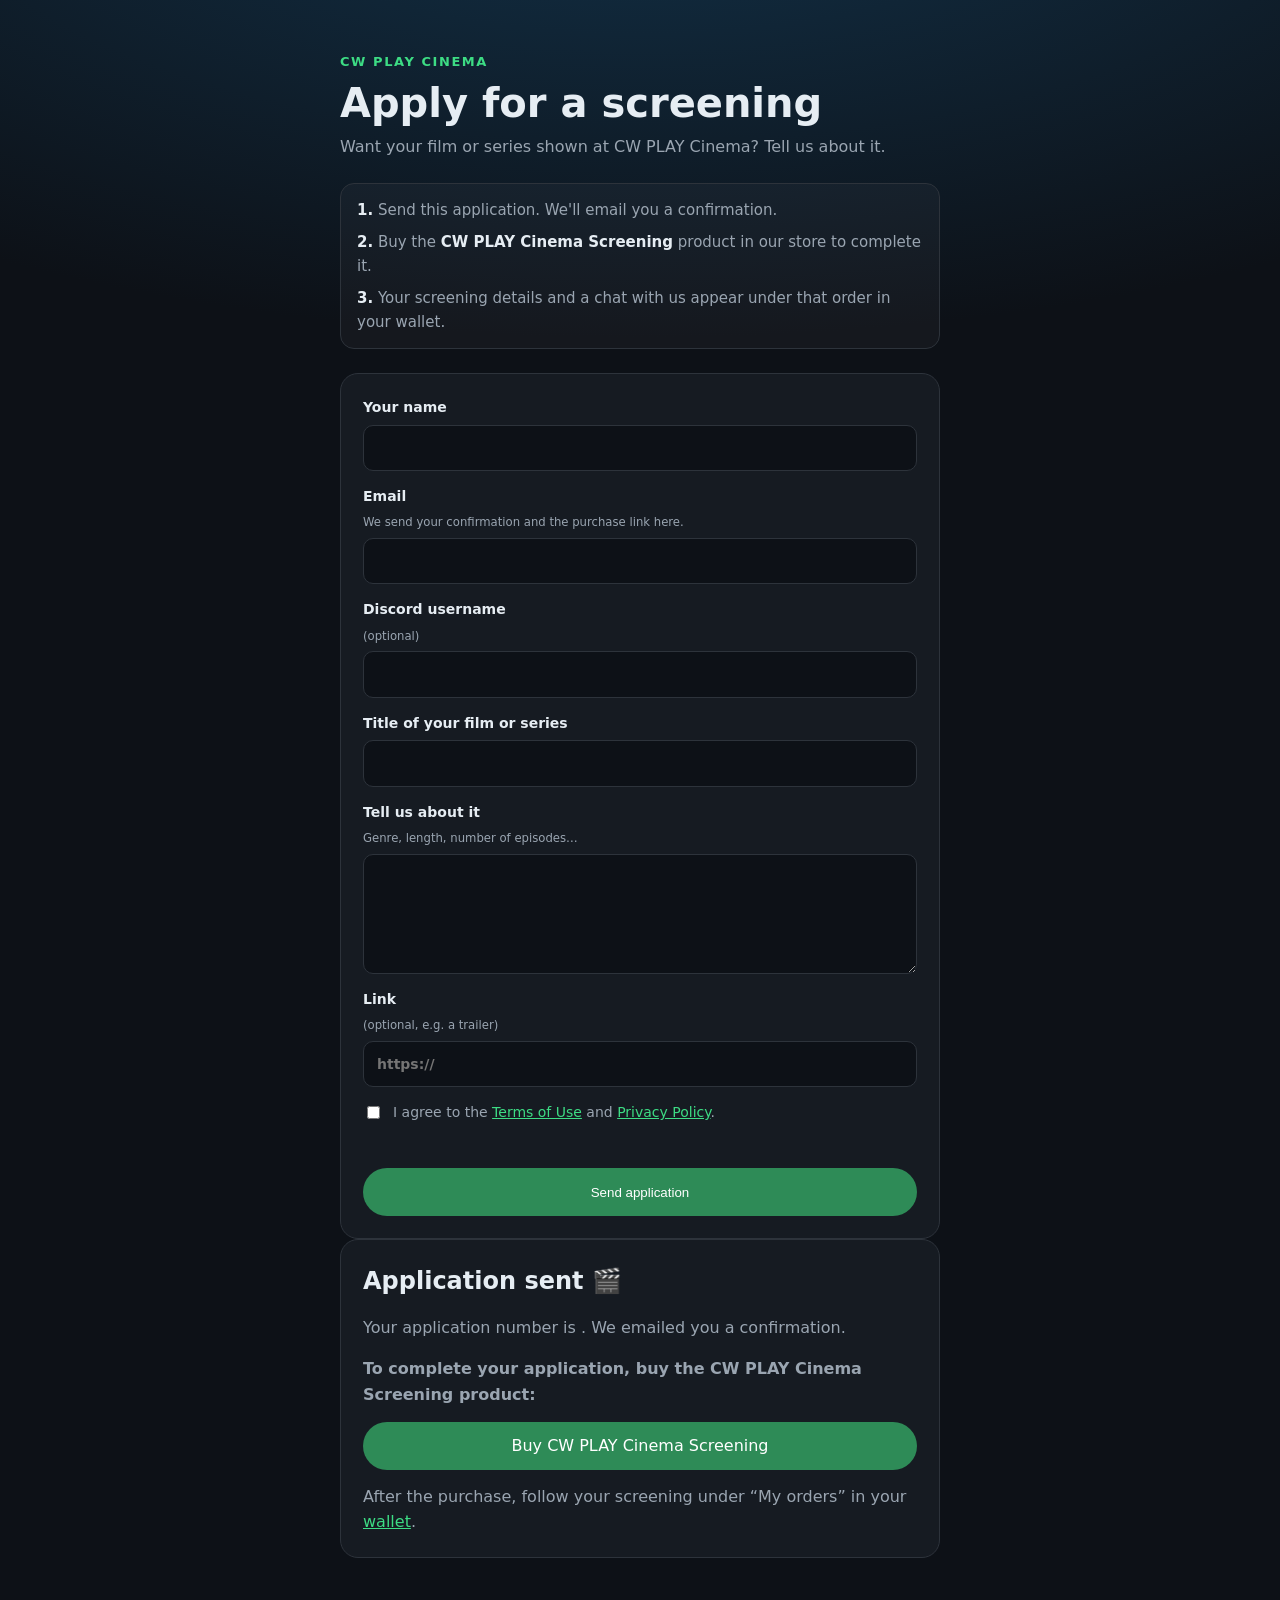
<file: basvuru.html>
<!DOCTYPE html>
<html lang="en">
<head>
<meta charset="UTF-8">
<meta name="viewport" content="width=device-width, initial-scale=1">
<title>Apply — CW PLAY Cinema</title>
<style>
  :root { --bg: #0d1117; --card: #161b22; --line: #2d333b; --text: #e6edf3; --muted: #9aa5b1; --accent: #2e8b57; --accent-2: #3ddc84; --err: #ff8a7a; }
  * { box-sizing: border-box; }
  body { margin: 0; min-height: 100vh; background: radial-gradient(1200px 500px at 50% -10%, #12324a, var(--bg)); color: var(--text); font: 16px/1.6 system-ui, -apple-system, "Segoe UI", Roboto, sans-serif; }
  main { max-width: 640px; margin: 0 auto; padding: 48px 20px 64px; }
  .kicker { color: var(--accent-2); font-size: 13px; font-weight: 700; letter-spacing: 0.12em; text-transform: uppercase; }
  h1 { margin: 6px 0 8px; font-size: clamp(28px, 6vw, 40px); line-height: 1.15; }
  .lead { color: var(--muted); margin: 0 0 24px; }
  .steps { display: grid; gap: 8px; margin: 0 0 24px; padding: 14px 16px; border: 1px solid var(--line); border-radius: 14px; background: rgba(255, 255, 255, 0.03); color: var(--muted); font-size: 15px; }
  .steps b { color: var(--text); }
  form, .done { display: grid; gap: 14px; padding: 22px; border: 1px solid var(--line); border-radius: 18px; background: var(--card); }
  label { display: grid; gap: 6px; font-weight: 600; font-size: 14px; }
  label small { color: var(--muted); font-weight: 400; }
  input, textarea { width: 100%; padding: 11px 13px; border: 1px solid var(--line); border-radius: 10px; background: #0d1117; color: var(--text); font: inherit; }
  input:focus, textarea:focus { outline: 2px solid var(--accent-2); outline-offset: 1px; }
  textarea { min-height: 120px; resize: vertical; }
  .check { display: flex; gap: 10px; align-items: flex-start; font-weight: 400; color: var(--muted); }
  .check input { width: auto; margin-top: 5px; }
  .check a, .done a.link { color: var(--accent-2); }
  .hp { position: absolute; left: -9999px; width: 1px; height: 1px; overflow: hidden; }
  .btn { display: inline-flex; justify-content: center; align-items: center; min-height: 48px; padding: 10px 22px; border: 0; border-radius: 999px; background: var(--accent); color: #fff; font: 700 16px/1 inherit; text-decoration: none; cursor: pointer; }
  .btn:hover { background: #26784a; }
  .btn:disabled { opacity: 0.6; cursor: wait; }
  .err { min-height: 1.2em; margin: 0; color: var(--err); font-size: 14px; }
  .done h2 { margin: 0; }
  .done p { margin: 0; color: var(--muted); }
  .no { font-family: ui-monospace, Consolas, monospace; color: var(--text); }
</style>
</head>
<body>
<main>
  <span class="kicker">CW PLAY Cinema</span>
  <h1>Apply for a screening</h1>
  <p class="lead">Want your film or series shown at CW PLAY Cinema? Tell us about it.</p>
  <div class="steps">
    <span><b>1.</b> Send this application. We'll email you a confirmation.</span>
    <span><b>2.</b> Buy the <b>CW PLAY Cinema Screening</b> product in our store to complete it.</span>
    <span><b>3.</b> Your screening details and a chat with us appear under that order in your wallet.</span>
  </div>

  <form id="applyForm" novalidate>
    <label>Your name <input name="name" maxlength="80" autocomplete="name" required></label>
    <label>Email <small>We send your confirmation and the purchase link here.</small> <input name="email" type="email" maxlength="120" autocomplete="email" required></label>
    <label>Discord username <small>(optional)</small> <input name="discord" maxlength="40"></label>
    <label>Title of your film or series <input name="title" maxlength="120" required></label>
    <label>Tell us about it <small>Genre, length, number of episodes…</small> <textarea name="details" maxlength="2000" required></textarea></label>
    <label>Link <small>(optional, e.g. a trailer)</small> <input name="link" type="url" maxlength="500" placeholder="https://"></label>
    <div class="hp" aria-hidden="true"><label>Website <input name="website" tabindex="-1" autocomplete="off"></label></div>
    <label class="check"><input type="checkbox" name="agree" required> <span>I agree to the <a href="https://fizzy.coldworksproduction.com/terms/" target="_blank" rel="noopener">Terms of Use</a> and <a href="https://fizzy.coldworksproduction.com/privacy/" target="_blank" rel="noopener">Privacy Policy</a>.</span></label>
    <p class="err" id="applyErr" role="alert"></p>
    <button class="btn" type="submit" id="applyBtn">Send application</button>
  </form>

  <div class="done" id="applyDone" hidden>
    <h2>Application sent 🎬</h2>
    <p>Your application number is <span class="no" id="applyNo"></span>. We emailed you a confirmation.</p>
    <p><b>To complete your application, buy the CW PLAY Cinema Screening product:</b></p>
    <a class="btn" id="applyBuy" href="https://cwplaymusic.com/product.html?item=cinema-screening">Buy CW PLAY Cinema Screening</a>
    <p>After the purchase, follow your screening under “My orders” in your <a class="link" href="https://cwplaymusic.com/wallet.html">wallet</a>.</p>
  </div>
</main>

<script>
(() => {
  const API = 'https://medya.cwplaymusic.com/fizzy/apply.php';
  const form = document.getElementById('applyForm');
  const err = document.getElementById('applyErr');
  const btn = document.getElementById('applyBtn');
  const opened = Date.now();
  form.addEventListener('submit', async (e) => {
    e.preventDefault();
    err.textContent = '';
    const d = Object.fromEntries(new FormData(form));
    if (!d.name.trim() || !d.title.trim()) return void (err.textContent = 'Fill in your name and the title.');
    if (!/^\S+@\S+\.\S+$/.test(d.email.trim())) return void (err.textContent = 'Enter a valid email address.');
    if (d.details.trim().length < 10) return void (err.textContent = 'Tell us a little more about it (at least 10 characters).');
    if (!form.agree.checked) return void (err.textContent = 'Please accept the Terms of Use and Privacy Policy.');
    btn.disabled = true;
    btn.textContent = 'Sending…';
    try {
      const res = await fetch(API, {
        method: 'POST',
        headers: { 'Content-Type': 'text/plain;charset=UTF-8' },
        body: JSON.stringify({ name: d.name.trim(), email: d.email.trim(), discord: d.discord.trim(), title: d.title.trim(),
          details: d.details.trim(), link: d.link.trim(), website: d.website, elapsed: Date.now() - opened }),
      });
      const data = await res.json().catch(() => ({}));
      if (!res.ok || !data.ok) throw new Error(data.error || 'Your application couldn\'t be sent. Try again.');
      document.getElementById('applyNo').textContent = data.number || '';
      if (data.buy) document.getElementById('applyBuy').href = data.buy;
      form.hidden = true;
      document.getElementById('applyDone').hidden = false;
      window.scrollTo({ top: 0, behavior: 'smooth' });
    } catch (ex) {
      err.textContent = ex.message === 'Failed to fetch' ? 'Couldn\'t connect. Check your connection and try again.' : ex.message;
      btn.disabled = false;
      btn.textContent = 'Send application';
    }
  });
})();
</script>
</body>
</html>
</file>
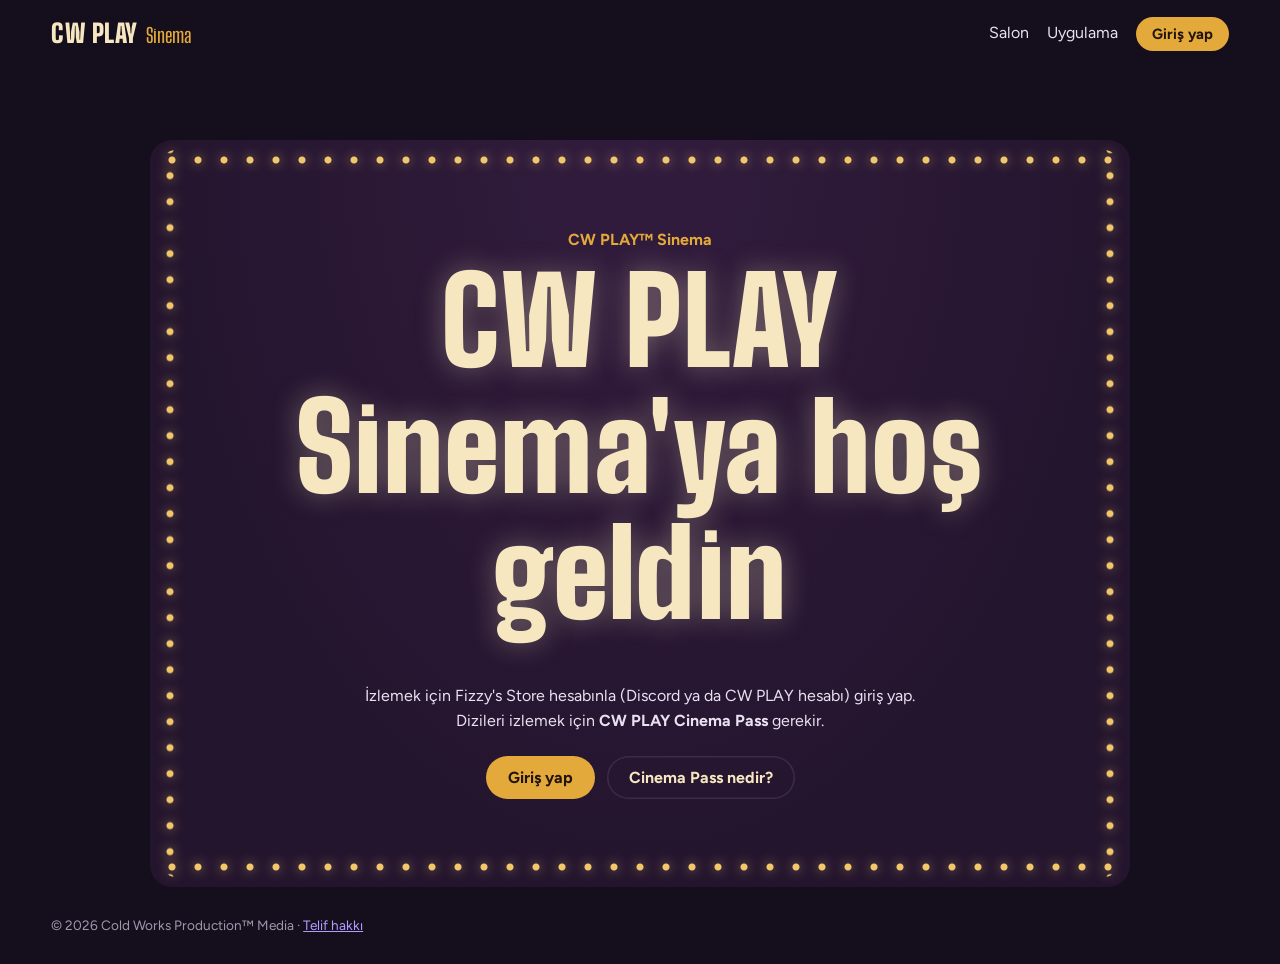
<file: bilet.html>
<!doctype html>
<html lang="tr">
<head>
  <meta charset="utf-8">
  <meta name="viewport" content="width=device-width, initial-scale=1">
  <meta name="robots" content="noindex, nofollow">
  <title>Bilet al · CW PLAY Sinema</title>
  <link rel="preconnect" href="https://fonts.googleapis.com">
  <link rel="preconnect" href="https://fonts.gstatic.com" crossorigin>
  <link rel="stylesheet" href="https://fonts.googleapis.com/css2?family=Big+Shoulders+Display:wght@600;800;900&family=Figtree:wght@400;500;700&display=swap">
  <link rel="stylesheet" href="css/style.css">
  <link rel="manifest" href="manifest.json">
  <meta name="theme-color" content="#150f1d">
  <meta name="mobile-web-app-capable" content="yes">
  <meta name="apple-mobile-web-app-capable" content="yes">
  <meta name="apple-mobile-web-app-status-bar-style" content="black">
  <meta name="apple-mobile-web-app-title" content="CW Sinema">
  <link rel="apple-touch-icon" href="ikonlar/apple-touch-icon.png">
  <script>if ("serviceWorker" in navigator) navigator.serviceWorker.register("sw.js").catch(() => {});</script>
  <link rel="icon" href="data:image/svg+xml,%3Csvg xmlns='http://www.w3.org/2000/svg' viewBox='0 0 64 64'%3E%3Ccircle cx='32' cy='32' r='30' fill='%23e3a93b'/%3E%3Cpath d='M26 20 L46 32 L26 44 Z' fill='%23150f1d'/%3E%3C/svg%3E">
  <script src="js/ayarlar.js"></script>
  <script src="js/liste.js"></script>
  <script src="js/app.js" defer></script>
</head>
<body data-sayfa="bilet" class="yukleniyor">
  <header class="top">
    <a class="brand" href="index.html"><span class="brand-cw">CW PLAY</span><span class="brand-sub">Sinema</span></a>
    <nav>
      <a href="index.html">Salon</a>
    </nav>
  </header>
  <main id="icerik">
    <section class="box-office">
      <div id="durum" class="ticket-status" hidden></div>
      <form id="bilet-form" class="ticket ticket-form" autocomplete="off">
        <div class="ticket-main">
          <h1>Bilet al</h1>
          <p class="muted-dark">Seriyi ve koltuğunu seç, adını yaz. Bilet 1 gün geçerlidir.</p>
          <label class="code-label">Seri
            <select id="seri"></select>
          </label>
          <div class="screen-label" aria-hidden="true">Perde</div>
          <div id="koltuklar" class="seats" role="group" aria-label="Koltuk planı"></div>
          <p id="secilen" class="muted-dark">Henüz koltuk seçmedin.</p>
          <label class="code-label">Biletteki ad
            <input id="ad" maxlength="40" required placeholder="Adın ya da kullanıcı adın">
          </label>
          <p id="hata" class="form-error" role="alert" hidden></p>
          <button class="btn" type="submit">Bileti al</button>
        </div>
      </form>
      <div id="basili" class="printed-wrap" hidden></div>
    </section>
  </main>
  <footer class="foot">© 2026 Cold Works Production™ Media · <a href="https://cwplaymusic.com/copyright.html">Telif hakkı</a></footer>
</body>
</html>
</file>
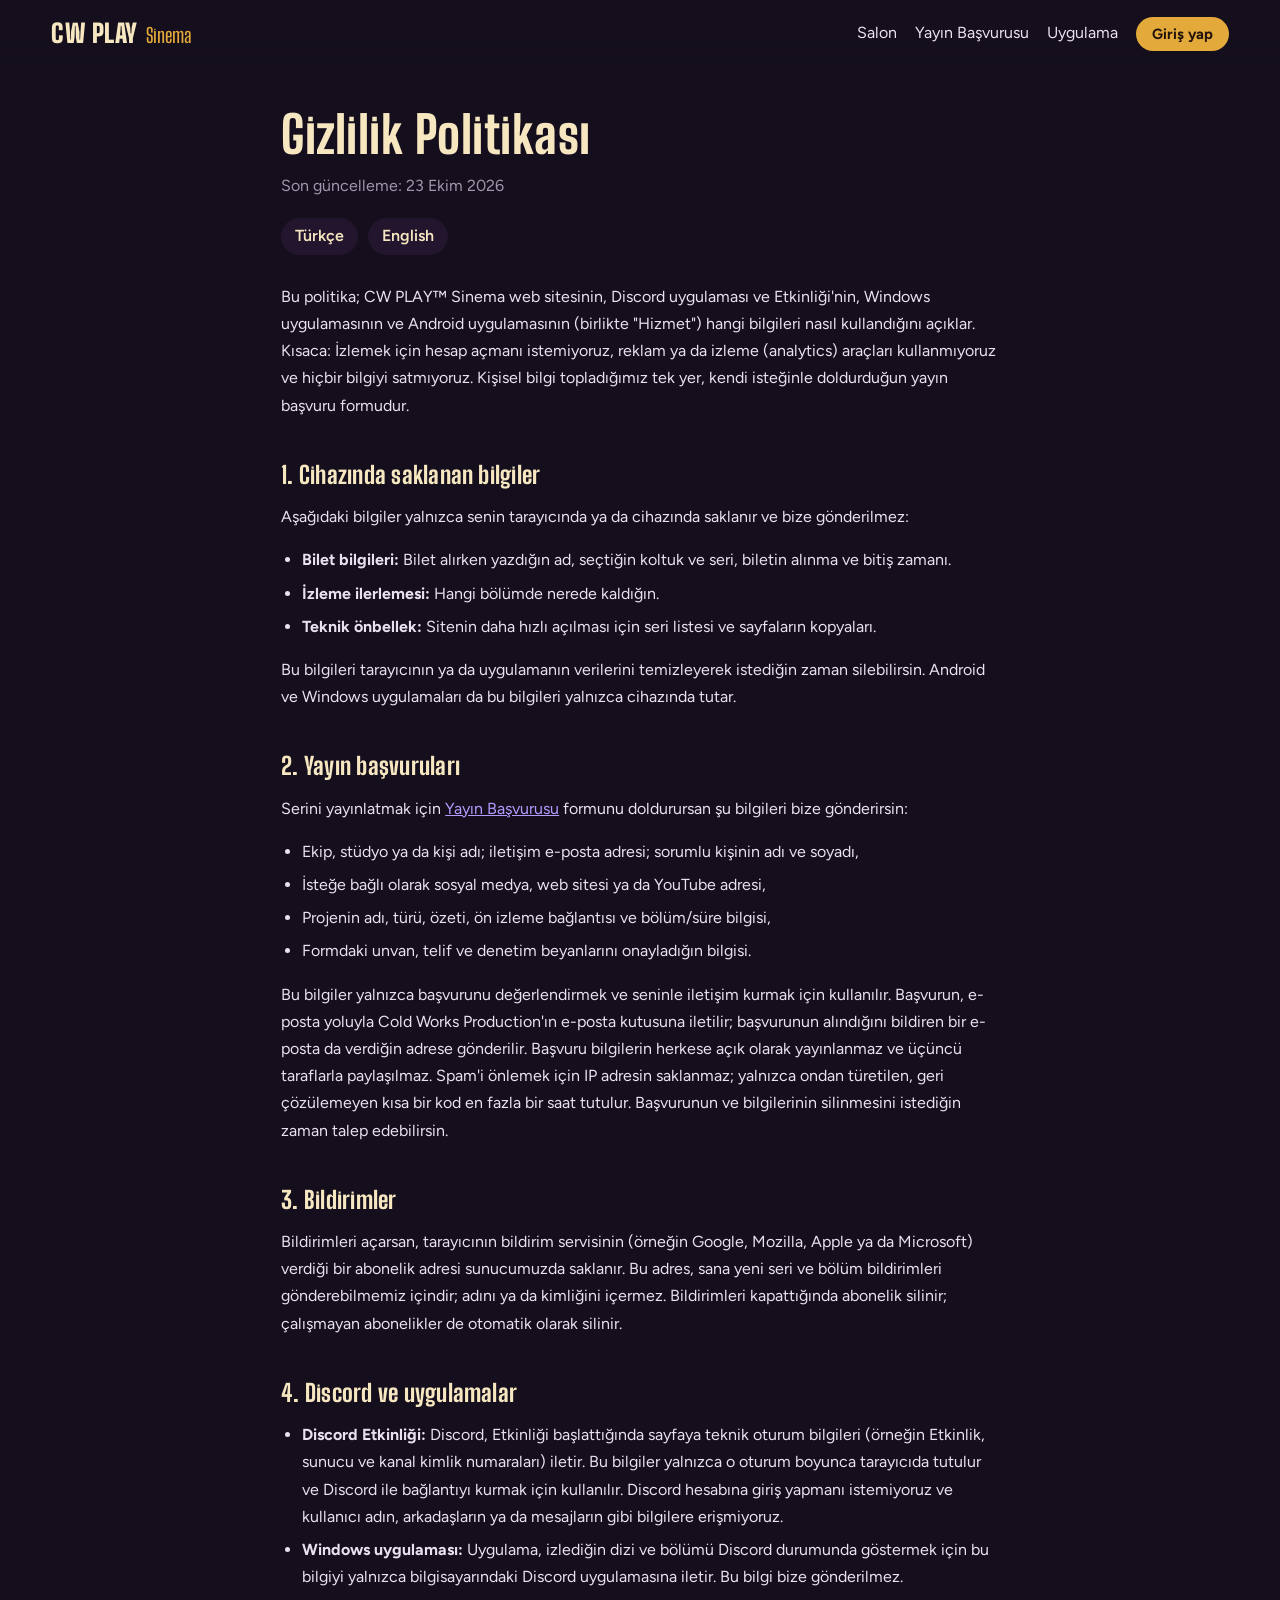
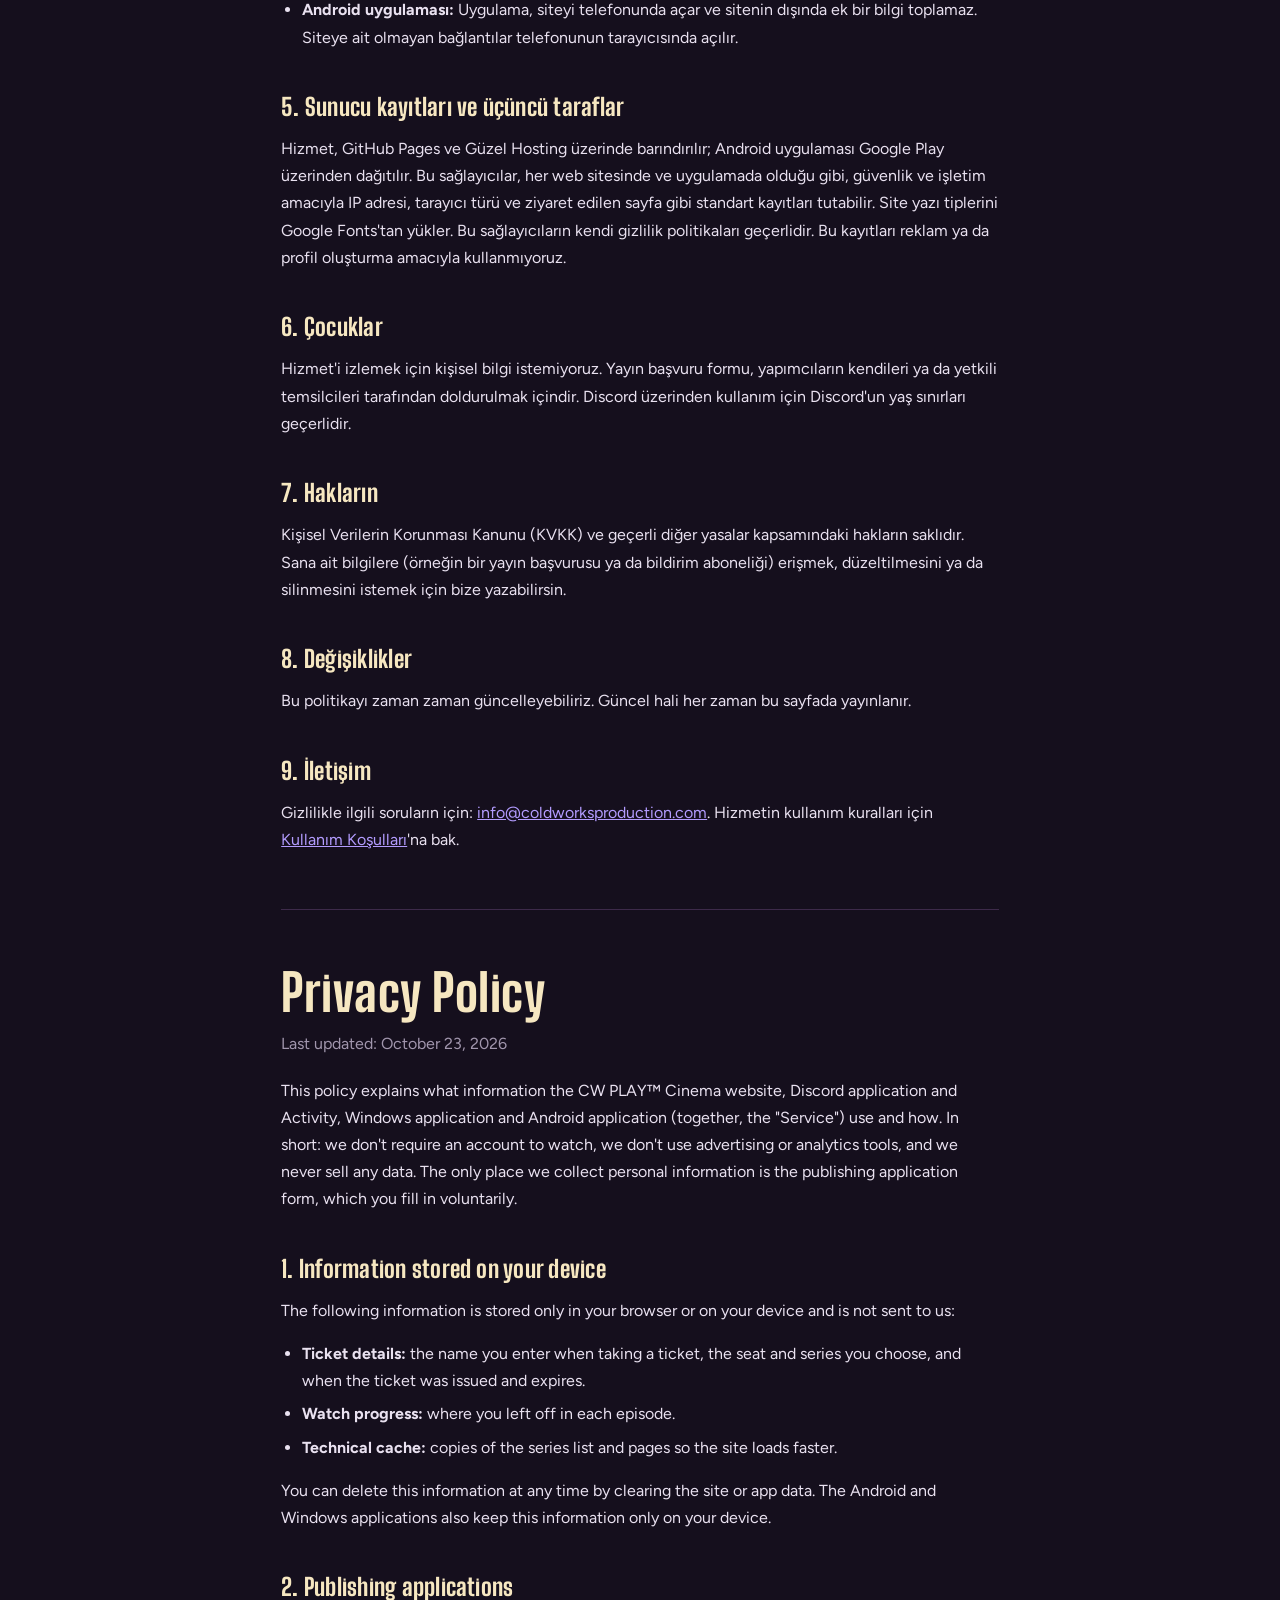
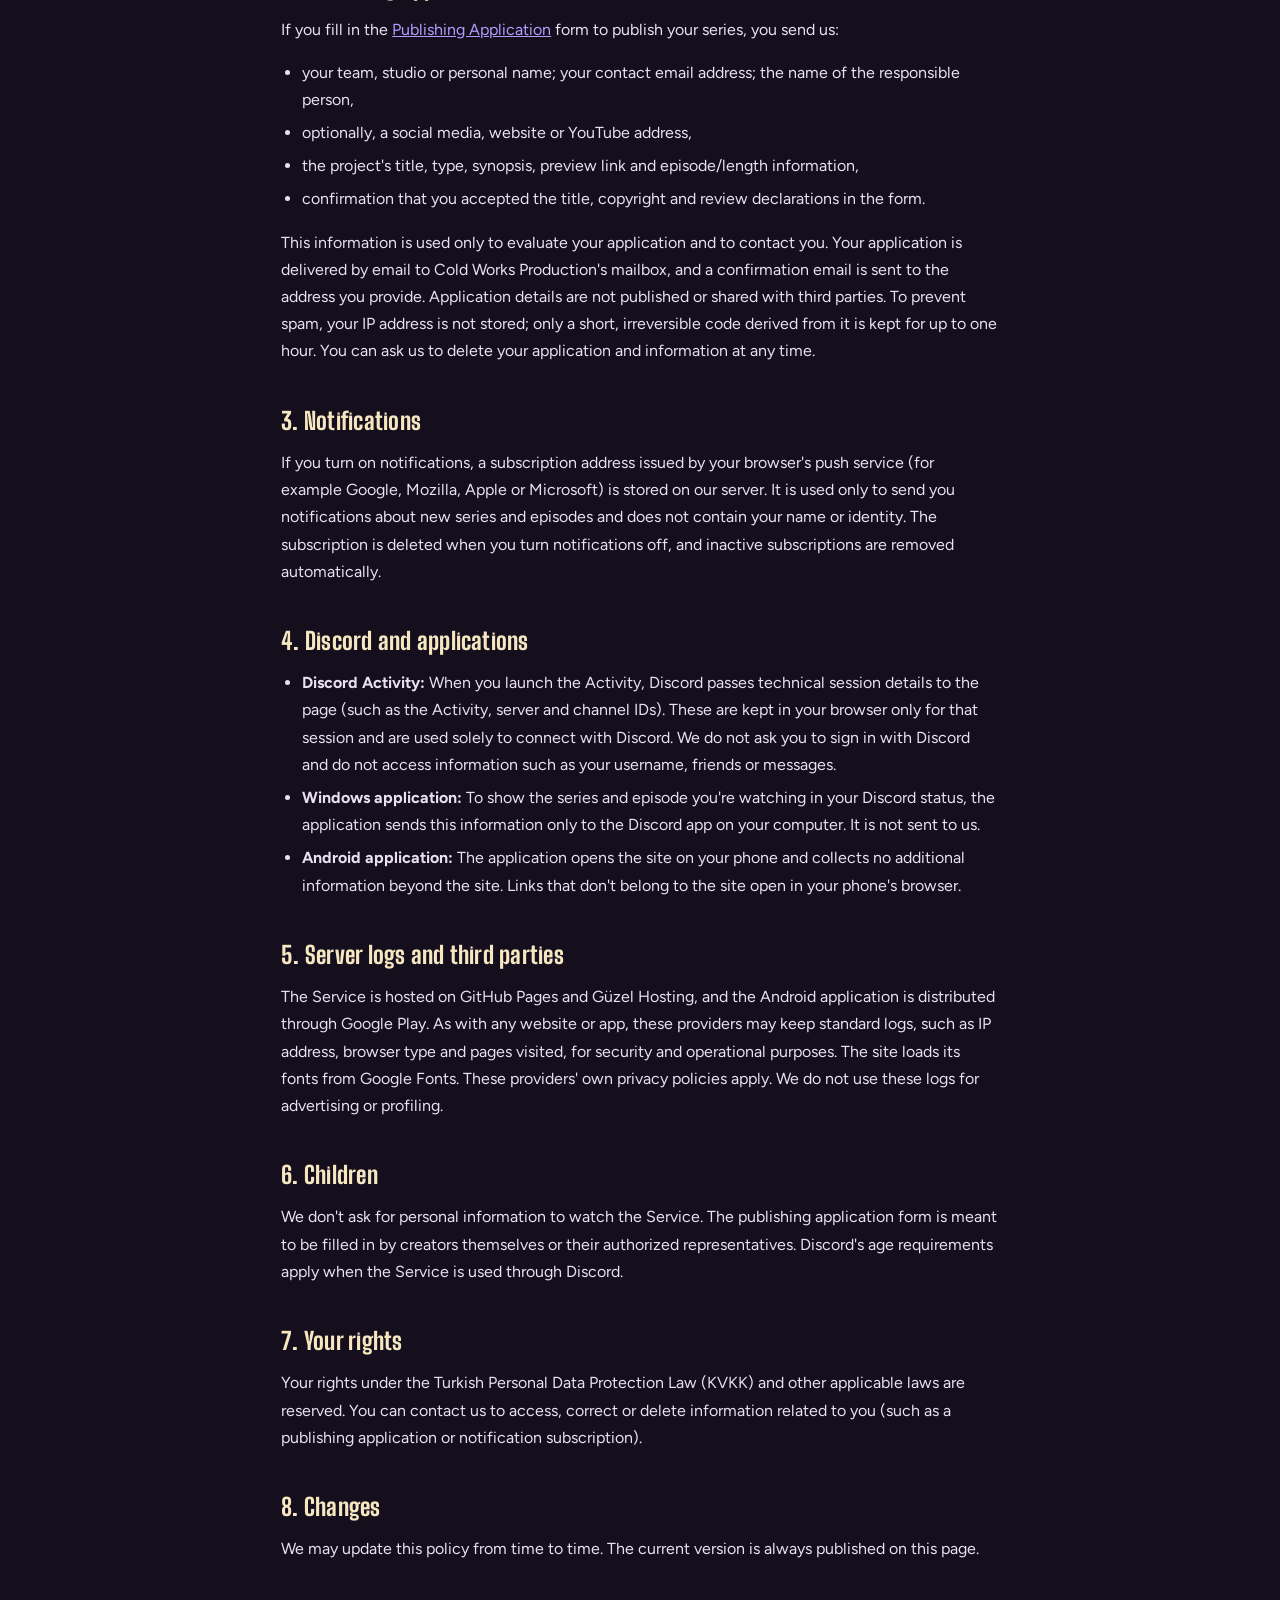
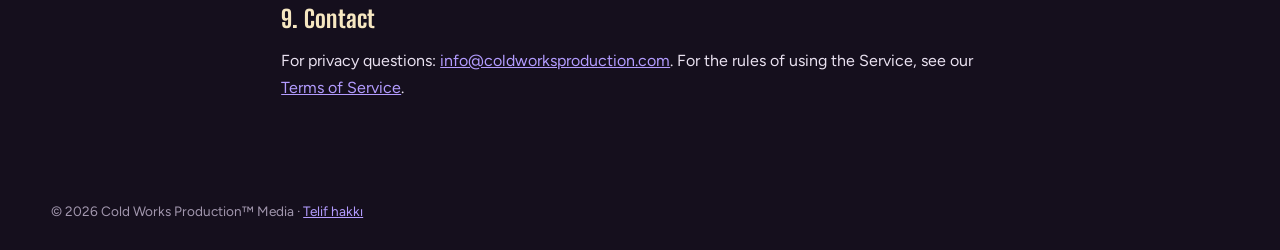
<file: gizlilik.html>
<!doctype html>
<html lang="tr">
<head>
  <meta charset="utf-8">
  <meta name="viewport" content="width=device-width, initial-scale=1">
  <title>Gizlilik Politikası · CW PLAY™ Sinema</title>
  <link rel="preconnect" href="https://fonts.googleapis.com">
  <link rel="preconnect" href="https://fonts.gstatic.com" crossorigin>
  <link rel="stylesheet" href="https://fonts.googleapis.com/css2?family=Big+Shoulders+Display:wght@600;800;900&family=Figtree:wght@400;500;700&display=swap">
  <link rel="stylesheet" href="css/style.css">
  <link rel="manifest" href="manifest.json">
  <meta name="theme-color" content="#150f1d">
  <meta name="mobile-web-app-capable" content="yes">
  <meta name="apple-mobile-web-app-capable" content="yes">
  <meta name="apple-mobile-web-app-status-bar-style" content="black">
  <meta name="apple-mobile-web-app-title" content="CW Sinema">
  <link rel="apple-touch-icon" href="ikonlar/apple-touch-icon.png">
  <script>if ("serviceWorker" in navigator) navigator.serviceWorker.register("sw.js").catch(() => {});</script>
  <link rel="icon" href="data:image/svg+xml,%3Csvg xmlns='http://www.w3.org/2000/svg' viewBox='0 0 64 64'%3E%3Ccircle cx='32' cy='32' r='30' fill='%23e3a93b'/%3E%3Cpath d='M26 20 L46 32 L26 44 Z' fill='%23150f1d'/%3E%3C/svg%3E">
  <script src="js/ayarlar.js"></script>
  <script src="js/liste.js"></script>
  <script src="js/app.js" defer></script>
  <style>
    .yasal{max-width:820px;margin:0 auto;padding:40px var(--pad) 56px}
    .yasal h1{font-size:clamp(2.2rem,5vw,3.2rem);margin-bottom:.2em}
    .yasal h2{font-size:1.5rem;margin:1.8em 0 .5em}
    .yasal p,.yasal li{color:var(--text);line-height:1.7}
    .yasal ul{padding-left:1.3em;display:grid;gap:6px}
    .yasal .tarih{color:var(--muted);margin:0 0 1.2em}
    .dil{display:flex;gap:10px;margin:0 0 28px}
    .dil a{padding:6px 14px;border-radius:999px;background:var(--velvet);color:var(--glow);text-decoration:none;font-weight:600}
    .ayrac{border:0;border-top:1px solid var(--line);margin:56px 0}
  </style>
</head>
<body data-sayfa="yasal">
  <header class="top">
    <a class="brand" href="index.html"><span class="brand-cw">CW PLAY</span><span class="brand-sub">Sinema</span></a>
    <nav>
      <a href="index.html">Salon</a>
      <a href="basvuru.html">Yayın Başvurusu</a>
    </nav>
  </header>
  <main id="icerik">
    <article class="yasal">
      <h1 id="tr">Gizlilik Politikası</h1>
      <p class="tarih">Son güncelleme: 23 Ekim 2026</p>
      <nav class="dil"><a href="#tr">Türkçe</a><a href="#en">English</a></nav>

      <p>Bu politika; CW PLAY™ Sinema web sitesinin, Discord uygulaması ve Etkinliği'nin, Windows uygulamasının ve Android uygulamasının (birlikte "Hizmet") hangi bilgileri nasıl kullandığını açıklar. Kısaca: İzlemek için hesap açmanı istemiyoruz, reklam ya da izleme (analytics) araçları kullanmıyoruz ve hiçbir bilgiyi satmıyoruz. Kişisel bilgi topladığımız tek yer, kendi isteğinle doldurduğun yayın başvuru formudur.</p>

      <h2>1. Cihazında saklanan bilgiler</h2>
      <p>Aşağıdaki bilgiler yalnızca senin tarayıcında ya da cihazında saklanır ve bize gönderilmez:</p>
      <ul>
        <li><b>Bilet bilgileri:</b> Bilet alırken yazdığın ad, seçtiğin koltuk ve seri, biletin alınma ve bitiş zamanı.</li>
        <li><b>İzleme ilerlemesi:</b> Hangi bölümde nerede kaldığın.</li>
        <li><b>Teknik önbellek:</b> Sitenin daha hızlı açılması için seri listesi ve sayfaların kopyaları.</li>
      </ul>
      <p>Bu bilgileri tarayıcının ya da uygulamanın verilerini temizleyerek istediğin zaman silebilirsin. Android ve Windows uygulamaları da bu bilgileri yalnızca cihazında tutar.</p>

      <h2>2. Yayın başvuruları</h2>
      <p>Serini yayınlatmak için <a href="basvuru.html">Yayın Başvurusu</a> formunu doldurursan şu bilgileri bize gönderirsin:</p>
      <ul>
        <li>Ekip, stüdyo ya da kişi adı; iletişim e-posta adresi; sorumlu kişinin adı ve soyadı,</li>
        <li>İsteğe bağlı olarak sosyal medya, web sitesi ya da YouTube adresi,</li>
        <li>Projenin adı, türü, özeti, ön izleme bağlantısı ve bölüm/süre bilgisi,</li>
        <li>Formdaki unvan, telif ve denetim beyanlarını onayladığın bilgisi.</li>
      </ul>
      <p>Bu bilgiler yalnızca başvurunu değerlendirmek ve seninle iletişim kurmak için kullanılır. Başvurun, e-posta yoluyla Cold Works Production'ın e-posta kutusuna iletilir; başvurunun alındığını bildiren bir e-posta da verdiğin adrese gönderilir. Başvuru bilgilerin herkese açık olarak yayınlanmaz ve üçüncü taraflarla paylaşılmaz. Spam'i önlemek için IP adresin saklanmaz; yalnızca ondan türetilen, geri çözülemeyen kısa bir kod en fazla bir saat tutulur. Başvurunun ve bilgilerinin silinmesini istediğin zaman talep edebilirsin.</p>

      <h2>3. Bildirimler</h2>
      <p>Bildirimleri açarsan, tarayıcının bildirim servisinin (örneğin Google, Mozilla, Apple ya da Microsoft) verdiği bir abonelik adresi sunucumuzda saklanır. Bu adres, sana yeni seri ve bölüm bildirimleri gönderebilmemiz içindir; adını ya da kimliğini içermez. Bildirimleri kapattığında abonelik silinir; çalışmayan abonelikler de otomatik olarak silinir.</p>

      <h2>4. Discord ve uygulamalar</h2>
      <ul>
        <li><b>Discord Etkinliği:</b> Discord, Etkinliği başlattığında sayfaya teknik oturum bilgileri (örneğin Etkinlik, sunucu ve kanal kimlik numaraları) iletir. Bu bilgiler yalnızca o oturum boyunca tarayıcıda tutulur ve Discord ile bağlantıyı kurmak için kullanılır. Discord hesabına giriş yapmanı istemiyoruz ve kullanıcı adın, arkadaşların ya da mesajların gibi bilgilere erişmiyoruz.</li>
        <li><b>Windows uygulaması:</b> Uygulama, izlediğin dizi ve bölümü Discord durumunda göstermek için bu bilgiyi yalnızca bilgisayarındaki Discord uygulamasına iletir. Bu bilgi bize gönderilmez.</li>
        <li><b>Android uygulaması:</b> Uygulama, siteyi telefonunda açar ve sitenin dışında ek bir bilgi toplamaz. Siteye ait olmayan bağlantılar telefonunun tarayıcısında açılır.</li>
      </ul>

      <h2>5. Sunucu kayıtları ve üçüncü taraflar</h2>
      <p>Hizmet, GitHub Pages ve Güzel Hosting üzerinde barındırılır; Android uygulaması Google Play üzerinden dağıtılır. Bu sağlayıcılar, her web sitesinde ve uygulamada olduğu gibi, güvenlik ve işletim amacıyla IP adresi, tarayıcı türü ve ziyaret edilen sayfa gibi standart kayıtları tutabilir. Site yazı tiplerini Google Fonts'tan yükler. Bu sağlayıcıların kendi gizlilik politikaları geçerlidir. Bu kayıtları reklam ya da profil oluşturma amacıyla kullanmıyoruz.</p>

      <h2>6. Çocuklar</h2>
      <p>Hizmet'i izlemek için kişisel bilgi istemiyoruz. Yayın başvuru formu, yapımcıların kendileri ya da yetkili temsilcileri tarafından doldurulmak içindir. Discord üzerinden kullanım için Discord'un yaş sınırları geçerlidir.</p>

      <h2>7. Hakların</h2>
      <p>Kişisel Verilerin Korunması Kanunu (KVKK) ve geçerli diğer yasalar kapsamındaki hakların saklıdır. Sana ait bilgilere (örneğin bir yayın başvurusu ya da bildirim aboneliği) erişmek, düzeltilmesini ya da silinmesini istemek için bize yazabilirsin.</p>

      <h2>8. Değişiklikler</h2>
      <p>Bu politikayı zaman zaman güncelleyebiliriz. Güncel hali her zaman bu sayfada yayınlanır.</p>

      <h2>9. İletişim</h2>
      <p>Gizlilikle ilgili soruların için: <a href="mailto:info@coldworksproduction.com">info@coldworksproduction.com</a>. Hizmetin kullanım kuralları için <a href="kosullar.html">Kullanım Koşulları</a>'na bak.</p>

      <hr class="ayrac">

      <h1 id="en">Privacy Policy</h1>
      <p class="tarih">Last updated: October 23, 2026</p>

      <p>This policy explains what information the CW PLAY™ Cinema website, Discord application and Activity, Windows application and Android application (together, the "Service") use and how. In short: we don't require an account to watch, we don't use advertising or analytics tools, and we never sell any data. The only place we collect personal information is the publishing application form, which you fill in voluntarily.</p>

      <h2>1. Information stored on your device</h2>
      <p>The following information is stored only in your browser or on your device and is not sent to us:</p>
      <ul>
        <li><b>Ticket details:</b> the name you enter when taking a ticket, the seat and series you choose, and when the ticket was issued and expires.</li>
        <li><b>Watch progress:</b> where you left off in each episode.</li>
        <li><b>Technical cache:</b> copies of the series list and pages so the site loads faster.</li>
      </ul>
      <p>You can delete this information at any time by clearing the site or app data. The Android and Windows applications also keep this information only on your device.</p>

      <h2>2. Publishing applications</h2>
      <p>If you fill in the <a href="basvuru.html">Publishing Application</a> form to publish your series, you send us:</p>
      <ul>
        <li>your team, studio or personal name; your contact email address; the name of the responsible person,</li>
        <li>optionally, a social media, website or YouTube address,</li>
        <li>the project's title, type, synopsis, preview link and episode/length information,</li>
        <li>confirmation that you accepted the title, copyright and review declarations in the form.</li>
      </ul>
      <p>This information is used only to evaluate your application and to contact you. Your application is delivered by email to Cold Works Production's mailbox, and a confirmation email is sent to the address you provide. Application details are not published or shared with third parties. To prevent spam, your IP address is not stored; only a short, irreversible code derived from it is kept for up to one hour. You can ask us to delete your application and information at any time.</p>

      <h2>3. Notifications</h2>
      <p>If you turn on notifications, a subscription address issued by your browser's push service (for example Google, Mozilla, Apple or Microsoft) is stored on our server. It is used only to send you notifications about new series and episodes and does not contain your name or identity. The subscription is deleted when you turn notifications off, and inactive subscriptions are removed automatically.</p>

      <h2>4. Discord and applications</h2>
      <ul>
        <li><b>Discord Activity:</b> When you launch the Activity, Discord passes technical session details to the page (such as the Activity, server and channel IDs). These are kept in your browser only for that session and are used solely to connect with Discord. We do not ask you to sign in with Discord and do not access information such as your username, friends or messages.</li>
        <li><b>Windows application:</b> To show the series and episode you're watching in your Discord status, the application sends this information only to the Discord app on your computer. It is not sent to us.</li>
        <li><b>Android application:</b> The application opens the site on your phone and collects no additional information beyond the site. Links that don't belong to the site open in your phone's browser.</li>
      </ul>

      <h2>5. Server logs and third parties</h2>
      <p>The Service is hosted on GitHub Pages and Güzel Hosting, and the Android application is distributed through Google Play. As with any website or app, these providers may keep standard logs, such as IP address, browser type and pages visited, for security and operational purposes. The site loads its fonts from Google Fonts. These providers' own privacy policies apply. We do not use these logs for advertising or profiling.</p>

      <h2>6. Children</h2>
      <p>We don't ask for personal information to watch the Service. The publishing application form is meant to be filled in by creators themselves or their authorized representatives. Discord's age requirements apply when the Service is used through Discord.</p>

      <h2>7. Your rights</h2>
      <p>Your rights under the Turkish Personal Data Protection Law (KVKK) and other applicable laws are reserved. You can contact us to access, correct or delete information related to you (such as a publishing application or notification subscription).</p>

      <h2>8. Changes</h2>
      <p>We may update this policy from time to time. The current version is always published on this page.</p>

      <h2>9. Contact</h2>
      <p>For privacy questions: <a href="mailto:info@coldworksproduction.com">info@coldworksproduction.com</a>. For the rules of using the Service, see our <a href="kosullar.html#en">Terms of Service</a>.</p>
    </article>
  </main>
  <footer class="foot">© 2026 Cold Works Production™ Media · <a href="https://cwplaymusic.com/copyright.html">Telif hakkı</a></footer>
</body>
</html>
</file>
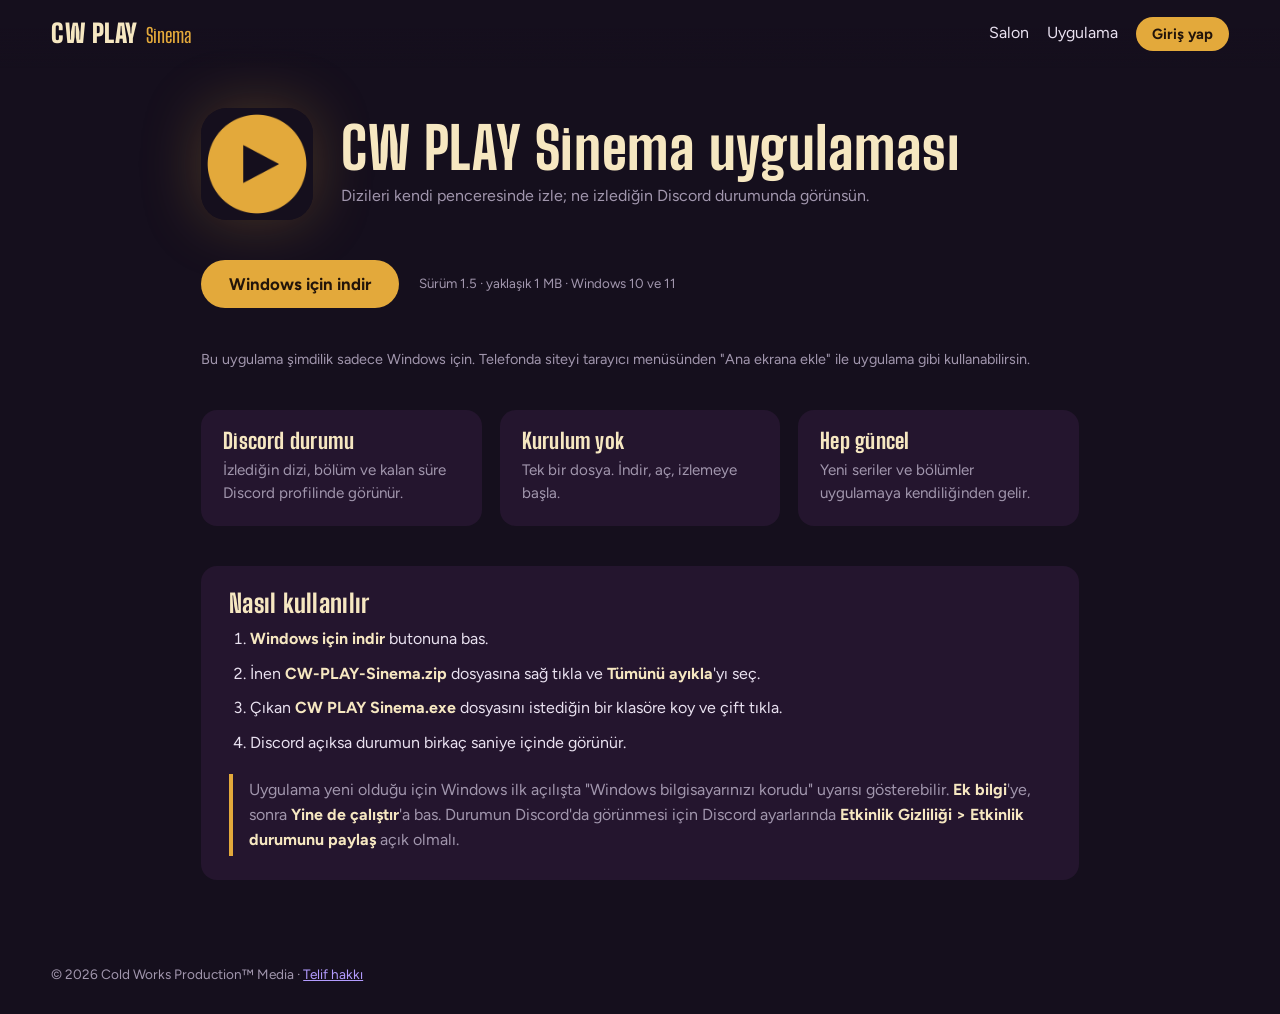
<file: indir.html>
<!doctype html>
<html lang="tr">
<head>
  <meta charset="utf-8">
  <meta name="viewport" content="width=device-width, initial-scale=1">
  <meta name="robots" content="noindex, nofollow">
  <title>Uygulamayı indir · CW PLAY Sinema</title>
  <link rel="preconnect" href="https://fonts.googleapis.com">
  <link rel="preconnect" href="https://fonts.gstatic.com" crossorigin>
  <link rel="stylesheet" href="https://fonts.googleapis.com/css2?family=Big+Shoulders+Display:wght@600;800;900&family=Figtree:wght@400;500;700&display=swap">
  <link rel="stylesheet" href="css/style.css">
  <link rel="manifest" href="manifest.json">
  <meta name="theme-color" content="#150f1d">
  <meta name="mobile-web-app-capable" content="yes">
  <meta name="apple-mobile-web-app-capable" content="yes">
  <meta name="apple-mobile-web-app-status-bar-style" content="black">
  <meta name="apple-mobile-web-app-title" content="CW Sinema">
  <link rel="apple-touch-icon" href="ikonlar/apple-touch-icon.png">
  <script>if ("serviceWorker" in navigator) navigator.serviceWorker.register("sw.js").catch(() => {});</script>
  <link rel="icon" href="data:image/svg+xml,%3Csvg xmlns='http://www.w3.org/2000/svg' viewBox='0 0 64 64'%3E%3Ccircle cx='32' cy='32' r='30' fill='%23e3a93b'/%3E%3Cpath d='M26 20 L46 32 L26 44 Z' fill='%23150f1d'/%3E%3C/svg%3E">
  <script src="js/ayarlar.js"></script>
  <script src="js/liste.js"></script>
  <script src="js/app.js" defer></script>
  <style>
    .indir{max-width:980px;margin:0 auto;padding:40px var(--pad) 56px;display:grid;gap:40px}
    .indir-ust{display:grid;grid-template-columns:auto 1fr;gap:28px;align-items:center}
    .indir-ust img{width:112px;height:112px;border-radius:26px;box-shadow:0 0 60px rgba(227,169,59,.25)}
    .indir-ust h1{font-size:clamp(2.4rem,6vw,3.6rem);margin:0}
    .indir-ust p{margin:6px 0 0;color:var(--muted)}
    .indir-kutu{display:flex;flex-wrap:wrap;align-items:center;gap:14px 20px}
    .indir-kutu .btn{font-size:1.05rem;padding:14px 28px}
    .indir-kutu small{color:var(--muted)}
    .ozellik{display:grid;grid-template-columns:repeat(auto-fit,minmax(220px,1fr));gap:18px}
    .ozellik div{background:var(--velvet);border-radius:16px;padding:20px 22px}
    .ozellik h2{font-size:1.35rem;margin:0 0 6px}
    .ozellik p{margin:0;color:var(--muted);font-size:.95rem}
    .adimlar{background:var(--velvet);border-radius:16px;padding:24px 28px}
    .adimlar h2{font-size:1.6rem}
    .adimlar ol{margin:0;padding-left:1.3em;display:grid;gap:10px}
    .adimlar b{color:var(--glow)}
    .uyari{border-left:4px solid var(--brass);padding:4px 0 4px 16px;color:var(--muted);margin:18px 0 0}
    .indir-not{color:var(--muted);font-size:.9rem;margin:0}
    @media (max-width:600px){.indir-ust{grid-template-columns:1fr}.indir-ust img{width:88px;height:88px}}
  </style>
</head>
<body data-sayfa="indir" class="yukleniyor">
  <header class="top">
    <a class="brand" href="index.html"><span class="brand-cw">CW PLAY</span><span class="brand-sub">Sinema</span></a>
    <nav>
      <a href="index.html">Salon</a>
    </nav>
  </header>
  <main id="icerik">
    <section class="indir">
      <div class="indir-ust">
        <img src="ikonlar/ikon-512.png" alt="">
        <div>
          <h1>CW PLAY Sinema uygulaması</h1>
          <p>Dizileri kendi penceresinde izle; ne izlediğin Discord durumunda görünsün.</p>
        </div>
      </div>

      <div class="indir-kutu">
        <a class="btn" id="indir-buton" href="https://medya.cwplaymusic.com/indir/CW-PLAY-Sinema.zip" download>Windows için indir</a>
        <small>Sürüm 1.5 · yaklaşık 1 MB · Windows 10 ve 11</small>
      </div>
      <p class="indir-not" id="indir-not" hidden>Bu uygulama şimdilik sadece Windows için. Telefonda siteyi tarayıcı menüsünden "Ana ekrana ekle" ile uygulama gibi kullanabilirsin.</p>

      <div class="ozellik">
        <div><h2>Discord durumu</h2><p>İzlediğin dizi, bölüm ve kalan süre Discord profilinde görünür.</p></div>
        <div><h2>Kurulum yok</h2><p>Tek bir dosya. İndir, aç, izlemeye başla.</p></div>
        <div><h2>Hep güncel</h2><p>Yeni seriler ve bölümler uygulamaya kendiliğinden gelir.</p></div>
      </div>

      <div class="adimlar">
        <h2>Nasıl kullanılır</h2>
        <ol>
          <li><b>Windows için indir</b> butonuna bas.</li>
          <li>İnen <b>CW-PLAY-Sinema.zip</b> dosyasına sağ tıkla ve <b>Tümünü ayıkla</b>'yı seç.</li>
          <li>Çıkan <b>CW PLAY Sinema.exe</b> dosyasını istediğin bir klasöre koy ve çift tıkla.</li>
          <li>Discord açıksa durumun birkaç saniye içinde görünür.</li>
        </ol>
        <p class="uyari">Uygulama yeni olduğu için Windows ilk açılışta "Windows bilgisayarınızı korudu" uyarısı gösterebilir. <b>Ek bilgi</b>'ye, sonra <b>Yine de çalıştır</b>'a bas. Durumun Discord'da görünmesi için Discord ayarlarında <b>Etkinlik Gizliliği &gt; Etkinlik durumunu paylaş</b> açık olmalı.</p>
      </div>
    </section>
  </main>
  <script>
    // Windows dışındaki cihazlarda bilgi notu göster
    if (!/Windows/i.test(navigator.userAgent)) document.getElementById("indir-not").hidden = false;
  </script>
  <footer class="foot">© 2026 Cold Works Production™ Media · <a href="https://cwplaymusic.com/copyright.html">Telif hakkı</a></footer>
</body>
</html>
</file>
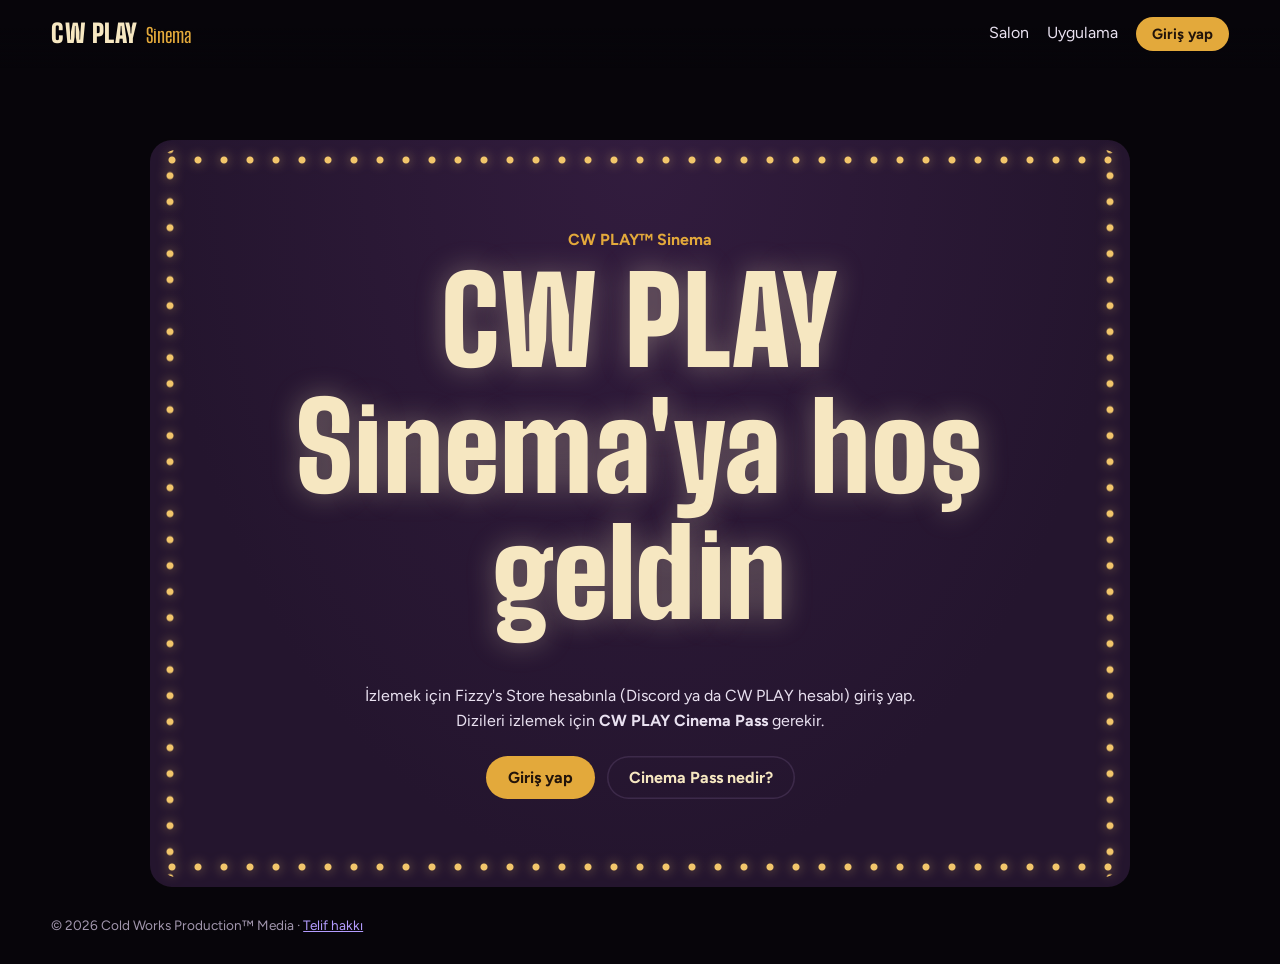
<file: izle.html>
<!doctype html>
<html lang="tr">
<head>
  <meta charset="utf-8">
  <meta name="viewport" content="width=device-width, initial-scale=1">
  <meta name="robots" content="noindex, nofollow">
  <title>CW PLAY Sinema</title>
  <link rel="preconnect" href="https://fonts.googleapis.com">
  <link rel="preconnect" href="https://fonts.gstatic.com" crossorigin>
  <link rel="stylesheet" href="https://fonts.googleapis.com/css2?family=Big+Shoulders+Display:wght@600;800;900&family=Figtree:wght@400;500;700&display=swap">
  <link rel="stylesheet" href="css/style.css">
  <link rel="manifest" href="manifest.json">
  <meta name="theme-color" content="#150f1d">
  <meta name="mobile-web-app-capable" content="yes">
  <meta name="apple-mobile-web-app-capable" content="yes">
  <meta name="apple-mobile-web-app-status-bar-style" content="black">
  <meta name="apple-mobile-web-app-title" content="CW Sinema">
  <link rel="apple-touch-icon" href="ikonlar/apple-touch-icon.png">
  <script>if ("serviceWorker" in navigator) navigator.serviceWorker.register("sw.js").catch(() => {});</script>
  <link rel="icon" href="data:image/svg+xml,%3Csvg xmlns='http://www.w3.org/2000/svg' viewBox='0 0 64 64'%3E%3Ccircle cx='32' cy='32' r='30' fill='%23e3a93b'/%3E%3Cpath d='M26 20 L46 32 L26 44 Z' fill='%23150f1d'/%3E%3C/svg%3E">
  <script src="js/ayarlar.js"></script>
  <script src="js/liste.js"></script>
  <script src="js/app.js" defer></script>
</head>
<body data-sayfa="izle" class="yukleniyor theater">
  <header class="top">
    <a class="brand" href="index.html"><span class="brand-cw">CW PLAY</span><span class="brand-sub">Sinema</span></a>
    <nav>
      <a href="index.html">Salon</a>
    </nav>
  </header>
  <main id="icerik"><p class="loading">Salon hazırlanıyor…</p></main>
  <footer class="foot">© 2026 Cold Works Production™ Media · <a href="https://cwplaymusic.com/copyright.html">Telif hakkı</a></footer>
</body>
</html>
</file>
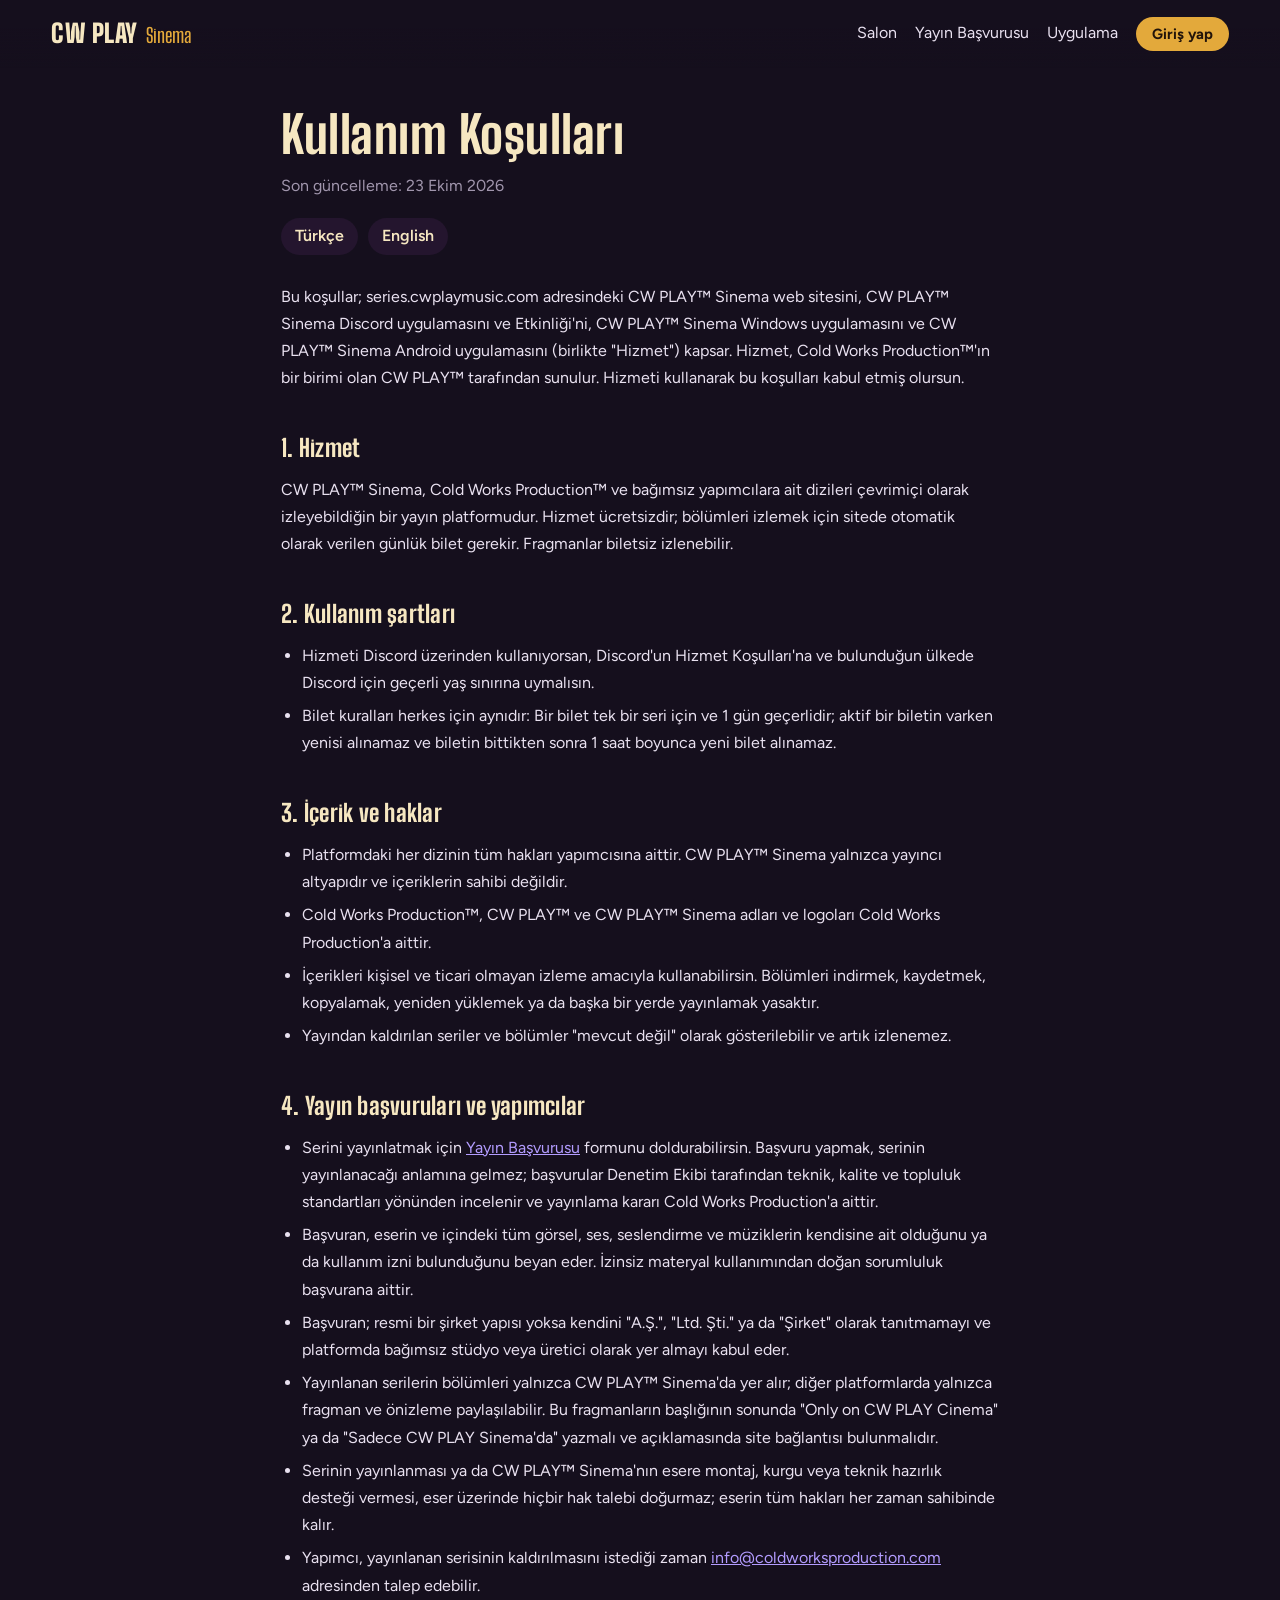
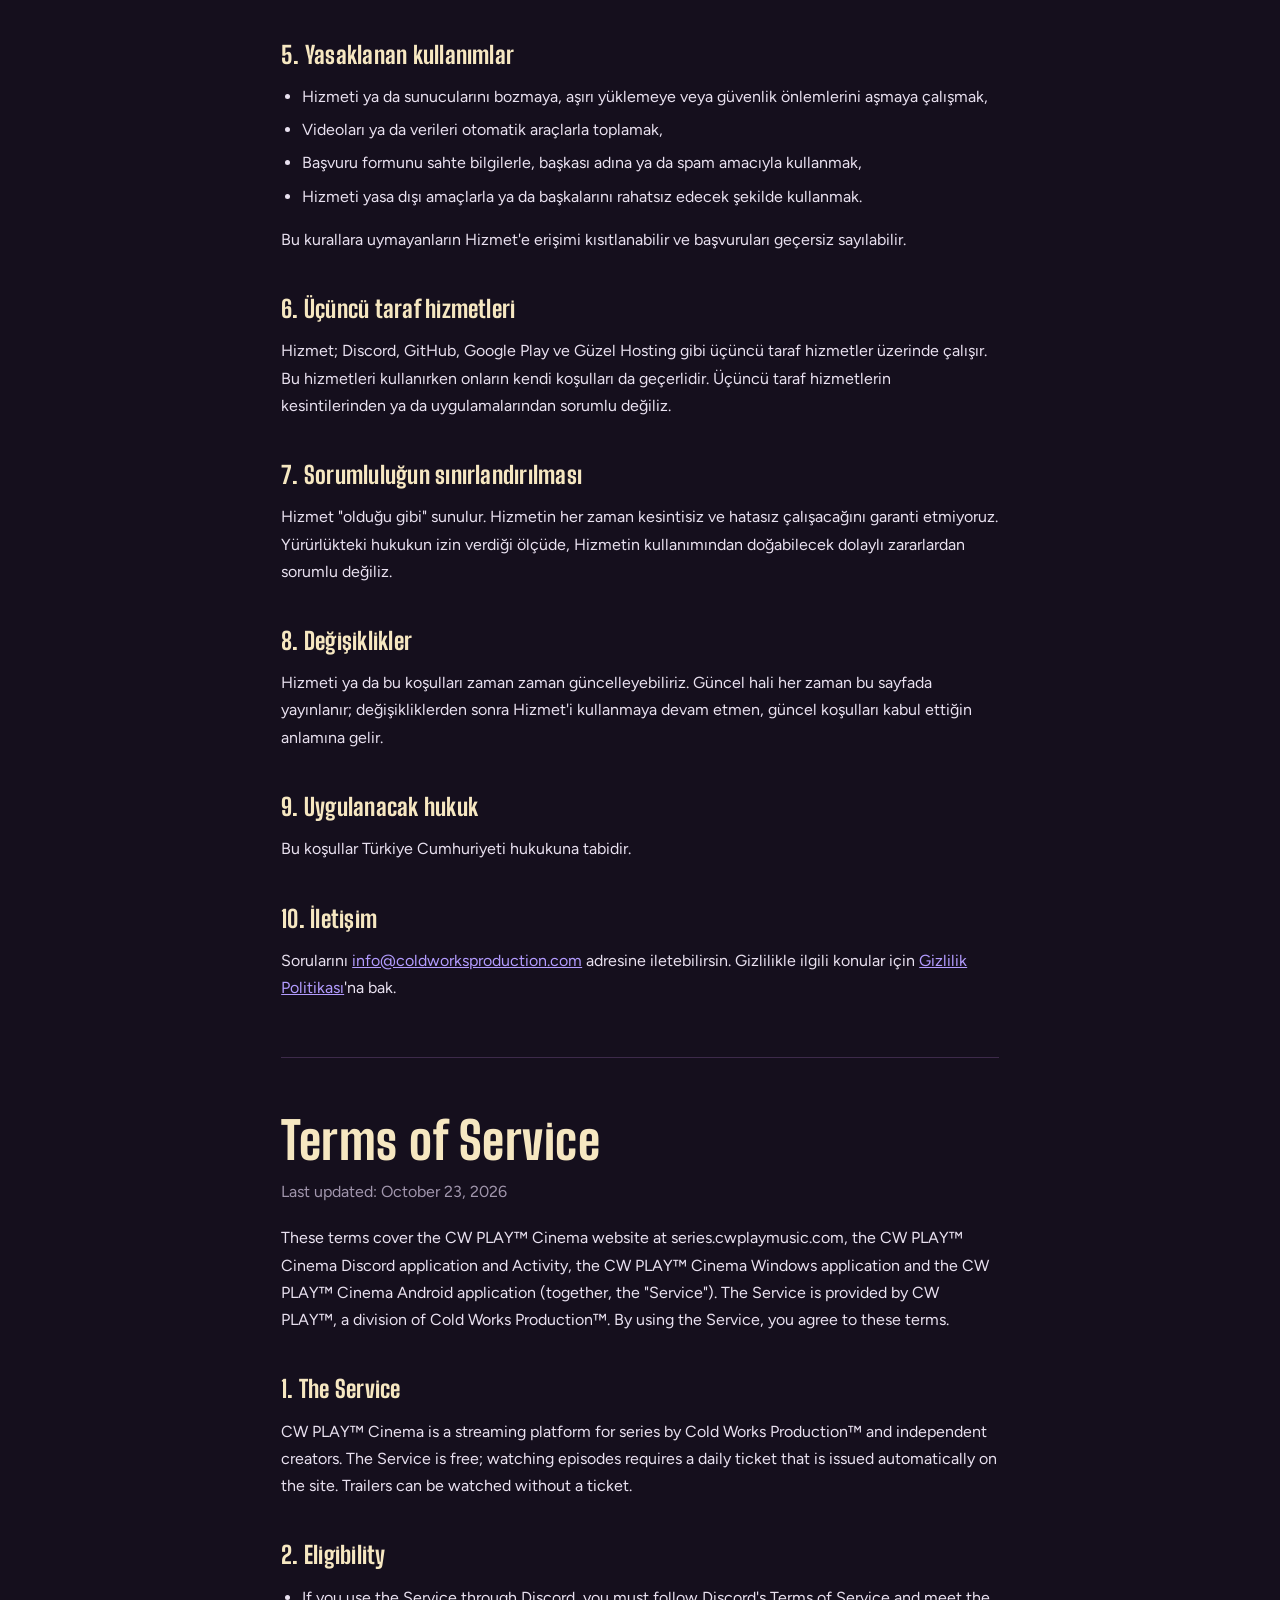
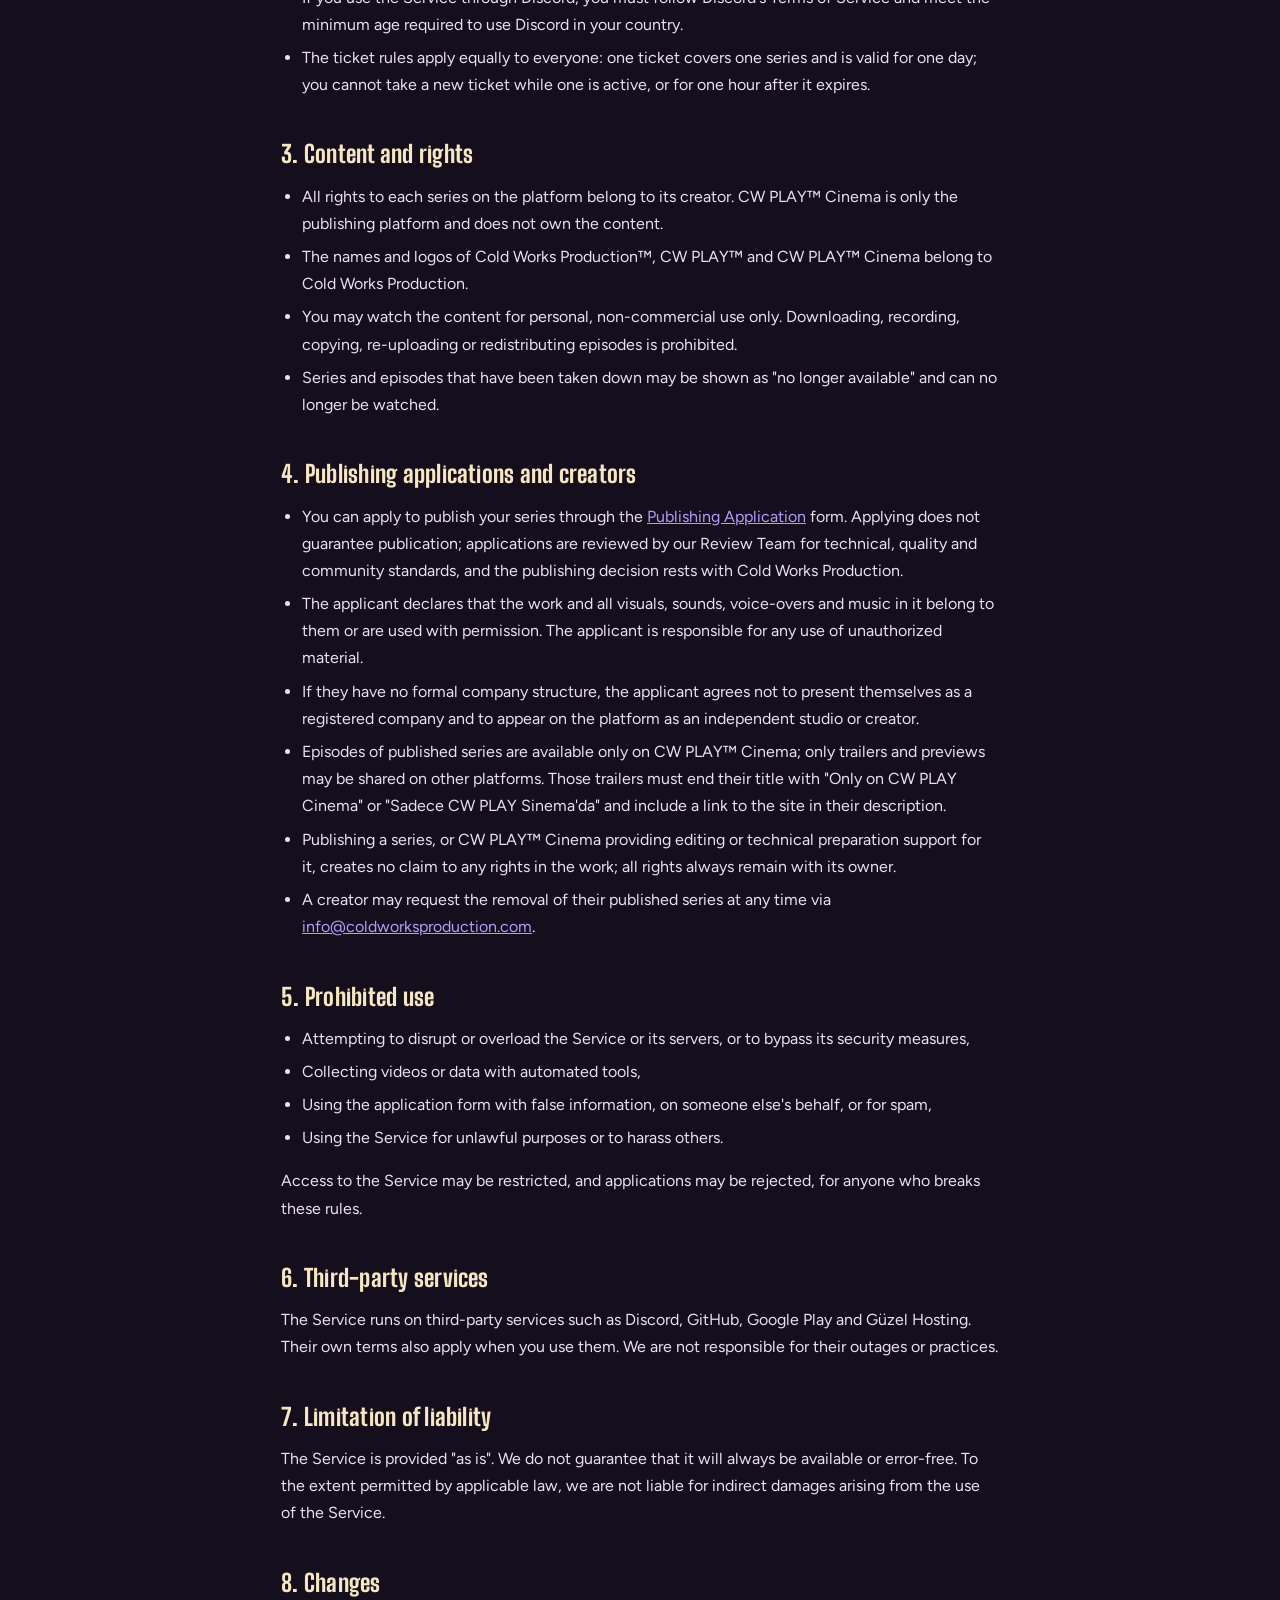
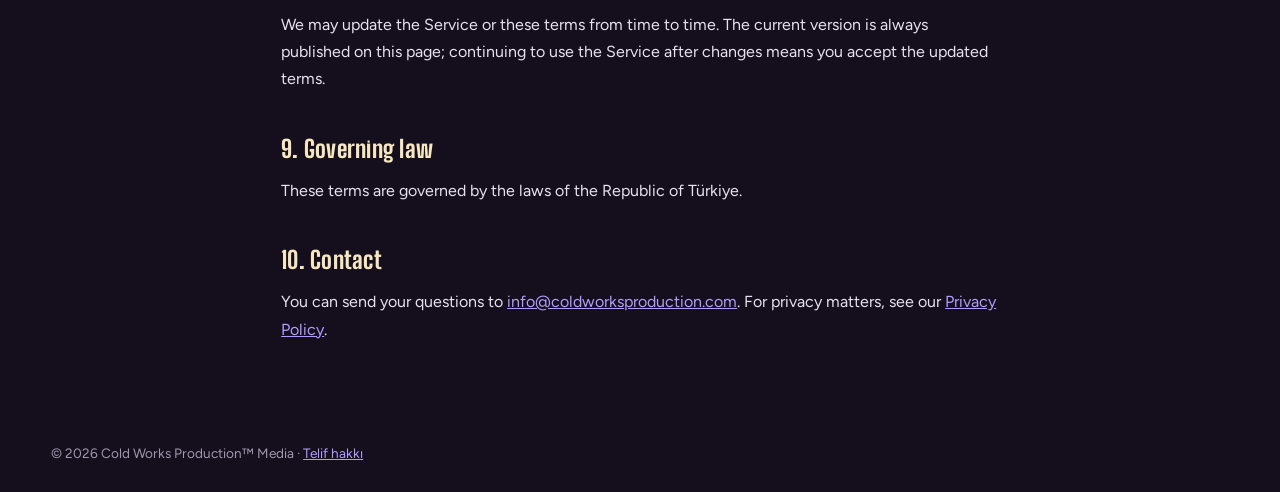
<file: kosullar.html>
<!doctype html>
<html lang="tr">
<head>
  <meta charset="utf-8">
  <meta name="viewport" content="width=device-width, initial-scale=1">
  <title>Kullanım Koşulları · CW PLAY™ Sinema</title>
  <link rel="preconnect" href="https://fonts.googleapis.com">
  <link rel="preconnect" href="https://fonts.gstatic.com" crossorigin>
  <link rel="stylesheet" href="https://fonts.googleapis.com/css2?family=Big+Shoulders+Display:wght@600;800;900&family=Figtree:wght@400;500;700&display=swap">
  <link rel="stylesheet" href="css/style.css">
  <link rel="manifest" href="manifest.json">
  <meta name="theme-color" content="#150f1d">
  <meta name="mobile-web-app-capable" content="yes">
  <meta name="apple-mobile-web-app-capable" content="yes">
  <meta name="apple-mobile-web-app-status-bar-style" content="black">
  <meta name="apple-mobile-web-app-title" content="CW Sinema">
  <link rel="apple-touch-icon" href="ikonlar/apple-touch-icon.png">
  <script>if ("serviceWorker" in navigator) navigator.serviceWorker.register("sw.js").catch(() => {});</script>
  <link rel="icon" href="data:image/svg+xml,%3Csvg xmlns='http://www.w3.org/2000/svg' viewBox='0 0 64 64'%3E%3Ccircle cx='32' cy='32' r='30' fill='%23e3a93b'/%3E%3Cpath d='M26 20 L46 32 L26 44 Z' fill='%23150f1d'/%3E%3C/svg%3E">
  <script src="js/ayarlar.js"></script>
  <script src="js/liste.js"></script>
  <script src="js/app.js" defer></script>
  <style>
    .yasal{max-width:820px;margin:0 auto;padding:40px var(--pad) 56px}
    .yasal h1{font-size:clamp(2.2rem,5vw,3.2rem);margin-bottom:.2em}
    .yasal h2{font-size:1.5rem;margin:1.8em 0 .5em}
    .yasal p,.yasal li{color:var(--text);line-height:1.7}
    .yasal ul{padding-left:1.3em;display:grid;gap:6px}
    .yasal .tarih{color:var(--muted);margin:0 0 1.2em}
    .dil{display:flex;gap:10px;margin:0 0 28px}
    .dil a{padding:6px 14px;border-radius:999px;background:var(--velvet);color:var(--glow);text-decoration:none;font-weight:600}
    .ayrac{border:0;border-top:1px solid var(--line);margin:56px 0}
  </style>
</head>
<body data-sayfa="yasal">
  <header class="top">
    <a class="brand" href="index.html"><span class="brand-cw">CW PLAY</span><span class="brand-sub">Sinema</span></a>
    <nav>
      <a href="index.html">Salon</a>
      <a href="basvuru.html">Yayın Başvurusu</a>
    </nav>
  </header>
  <main id="icerik">
    <article class="yasal">
      <h1 id="tr">Kullanım Koşulları</h1>
      <p class="tarih">Son güncelleme: 23 Ekim 2026</p>
      <nav class="dil"><a href="#tr">Türkçe</a><a href="#en">English</a></nav>

      <p>Bu koşullar; series.cwplaymusic.com adresindeki CW PLAY™ Sinema web sitesini, CW PLAY™ Sinema Discord uygulamasını ve Etkinliği'ni, CW PLAY™ Sinema Windows uygulamasını ve CW PLAY™ Sinema Android uygulamasını (birlikte "Hizmet") kapsar. Hizmet, Cold Works Production™'ın bir birimi olan CW PLAY™ tarafından sunulur. Hizmeti kullanarak bu koşulları kabul etmiş olursun.</p>

      <h2>1. Hizmet</h2>
      <p>CW PLAY™ Sinema, Cold Works Production™ ve bağımsız yapımcılara ait dizileri çevrimiçi olarak izleyebildiğin bir yayın platformudur. Hizmet ücretsizdir; bölümleri izlemek için sitede otomatik olarak verilen günlük bilet gerekir. Fragmanlar biletsiz izlenebilir.</p>

      <h2>2. Kullanım şartları</h2>
      <ul>
        <li>Hizmeti Discord üzerinden kullanıyorsan, Discord'un Hizmet Koşulları'na ve bulunduğun ülkede Discord için geçerli yaş sınırına uymalısın.</li>
        <li>Bilet kuralları herkes için aynıdır: Bir bilet tek bir seri için ve 1 gün geçerlidir; aktif bir biletin varken yenisi alınamaz ve biletin bittikten sonra 1 saat boyunca yeni bilet alınamaz.</li>
      </ul>

      <h2>3. İçerik ve haklar</h2>
      <ul>
        <li>Platformdaki her dizinin tüm hakları yapımcısına aittir. CW PLAY™ Sinema yalnızca yayıncı altyapıdır ve içeriklerin sahibi değildir.</li>
        <li>Cold Works Production™, CW PLAY™ ve CW PLAY™ Sinema adları ve logoları Cold Works Production'a aittir.</li>
        <li>İçerikleri kişisel ve ticari olmayan izleme amacıyla kullanabilirsin. Bölümleri indirmek, kaydetmek, kopyalamak, yeniden yüklemek ya da başka bir yerde yayınlamak yasaktır.</li>
        <li>Yayından kaldırılan seriler ve bölümler "mevcut değil" olarak gösterilebilir ve artık izlenemez.</li>
      </ul>

      <h2>4. Yayın başvuruları ve yapımcılar</h2>
      <ul>
        <li>Serini yayınlatmak için <a href="basvuru.html">Yayın Başvurusu</a> formunu doldurabilirsin. Başvuru yapmak, serinin yayınlanacağı anlamına gelmez; başvurular Denetim Ekibi tarafından teknik, kalite ve topluluk standartları yönünden incelenir ve yayınlama kararı Cold Works Production'a aittir.</li>
        <li>Başvuran, eserin ve içindeki tüm görsel, ses, seslendirme ve müziklerin kendisine ait olduğunu ya da kullanım izni bulunduğunu beyan eder. İzinsiz materyal kullanımından doğan sorumluluk başvurana aittir.</li>
        <li>Başvuran; resmi bir şirket yapısı yoksa kendini "A.Ş.", "Ltd. Şti." ya da "Şirket" olarak tanıtmamayı ve platformda bağımsız stüdyo veya üretici olarak yer almayı kabul eder.</li>
        <li>Yayınlanan serilerin bölümleri yalnızca CW PLAY™ Sinema'da yer alır; diğer platformlarda yalnızca fragman ve önizleme paylaşılabilir. Bu fragmanların başlığının sonunda "Only on CW PLAY Cinema" ya da "Sadece CW PLAY Sinema'da" yazmalı ve açıklamasında site bağlantısı bulunmalıdır.</li>
        <li>Serinin yayınlanması ya da CW PLAY™ Sinema'nın esere montaj, kurgu veya teknik hazırlık desteği vermesi, eser üzerinde hiçbir hak talebi doğurmaz; eserin tüm hakları her zaman sahibinde kalır.</li>
        <li>Yapımcı, yayınlanan serisinin kaldırılmasını istediği zaman <a href="mailto:info@coldworksproduction.com">info@coldworksproduction.com</a> adresinden talep edebilir.</li>
      </ul>

      <h2>5. Yasaklanan kullanımlar</h2>
      <ul>
        <li>Hizmeti ya da sunucularını bozmaya, aşırı yüklemeye veya güvenlik önlemlerini aşmaya çalışmak,</li>
        <li>Videoları ya da verileri otomatik araçlarla toplamak,</li>
        <li>Başvuru formunu sahte bilgilerle, başkası adına ya da spam amacıyla kullanmak,</li>
        <li>Hizmeti yasa dışı amaçlarla ya da başkalarını rahatsız edecek şekilde kullanmak.</li>
      </ul>
      <p>Bu kurallara uymayanların Hizmet'e erişimi kısıtlanabilir ve başvuruları geçersiz sayılabilir.</p>

      <h2>6. Üçüncü taraf hizmetleri</h2>
      <p>Hizmet; Discord, GitHub, Google Play ve Güzel Hosting gibi üçüncü taraf hizmetler üzerinde çalışır. Bu hizmetleri kullanırken onların kendi koşulları da geçerlidir. Üçüncü taraf hizmetlerin kesintilerinden ya da uygulamalarından sorumlu değiliz.</p>

      <h2>7. Sorumluluğun sınırlandırılması</h2>
      <p>Hizmet "olduğu gibi" sunulur. Hizmetin her zaman kesintisiz ve hatasız çalışacağını garanti etmiyoruz. Yürürlükteki hukukun izin verdiği ölçüde, Hizmetin kullanımından doğabilecek dolaylı zararlardan sorumlu değiliz.</p>

      <h2>8. Değişiklikler</h2>
      <p>Hizmeti ya da bu koşulları zaman zaman güncelleyebiliriz. Güncel hali her zaman bu sayfada yayınlanır; değişikliklerden sonra Hizmet'i kullanmaya devam etmen, güncel koşulları kabul ettiğin anlamına gelir.</p>

      <h2>9. Uygulanacak hukuk</h2>
      <p>Bu koşullar Türkiye Cumhuriyeti hukukuna tabidir.</p>

      <h2>10. İletişim</h2>
      <p>Sorularını <a href="mailto:info@coldworksproduction.com">info@coldworksproduction.com</a> adresine iletebilirsin. Gizlilikle ilgili konular için <a href="gizlilik.html">Gizlilik Politikası</a>'na bak.</p>

      <hr class="ayrac">

      <h1 id="en">Terms of Service</h1>
      <p class="tarih">Last updated: October 23, 2026</p>

      <p>These terms cover the CW PLAY™ Cinema website at series.cwplaymusic.com, the CW PLAY™ Cinema Discord application and Activity, the CW PLAY™ Cinema Windows application and the CW PLAY™ Cinema Android application (together, the "Service"). The Service is provided by CW PLAY™, a division of Cold Works Production™. By using the Service, you agree to these terms.</p>

      <h2>1. The Service</h2>
      <p>CW PLAY™ Cinema is a streaming platform for series by Cold Works Production™ and independent creators. The Service is free; watching episodes requires a daily ticket that is issued automatically on the site. Trailers can be watched without a ticket.</p>

      <h2>2. Eligibility</h2>
      <ul>
        <li>If you use the Service through Discord, you must follow Discord's Terms of Service and meet the minimum age required to use Discord in your country.</li>
        <li>The ticket rules apply equally to everyone: one ticket covers one series and is valid for one day; you cannot take a new ticket while one is active, or for one hour after it expires.</li>
      </ul>

      <h2>3. Content and rights</h2>
      <ul>
        <li>All rights to each series on the platform belong to its creator. CW PLAY™ Cinema is only the publishing platform and does not own the content.</li>
        <li>The names and logos of Cold Works Production™, CW PLAY™ and CW PLAY™ Cinema belong to Cold Works Production.</li>
        <li>You may watch the content for personal, non-commercial use only. Downloading, recording, copying, re-uploading or redistributing episodes is prohibited.</li>
        <li>Series and episodes that have been taken down may be shown as "no longer available" and can no longer be watched.</li>
      </ul>

      <h2>4. Publishing applications and creators</h2>
      <ul>
        <li>You can apply to publish your series through the <a href="basvuru.html">Publishing Application</a> form. Applying does not guarantee publication; applications are reviewed by our Review Team for technical, quality and community standards, and the publishing decision rests with Cold Works Production.</li>
        <li>The applicant declares that the work and all visuals, sounds, voice-overs and music in it belong to them or are used with permission. The applicant is responsible for any use of unauthorized material.</li>
        <li>If they have no formal company structure, the applicant agrees not to present themselves as a registered company and to appear on the platform as an independent studio or creator.</li>
        <li>Episodes of published series are available only on CW PLAY™ Cinema; only trailers and previews may be shared on other platforms. Those trailers must end their title with "Only on CW PLAY Cinema" or "Sadece CW PLAY Sinema'da" and include a link to the site in their description.</li>
        <li>Publishing a series, or CW PLAY™ Cinema providing editing or technical preparation support for it, creates no claim to any rights in the work; all rights always remain with its owner.</li>
        <li>A creator may request the removal of their published series at any time via <a href="mailto:info@coldworksproduction.com">info@coldworksproduction.com</a>.</li>
      </ul>

      <h2>5. Prohibited use</h2>
      <ul>
        <li>Attempting to disrupt or overload the Service or its servers, or to bypass its security measures,</li>
        <li>Collecting videos or data with automated tools,</li>
        <li>Using the application form with false information, on someone else's behalf, or for spam,</li>
        <li>Using the Service for unlawful purposes or to harass others.</li>
      </ul>
      <p>Access to the Service may be restricted, and applications may be rejected, for anyone who breaks these rules.</p>

      <h2>6. Third-party services</h2>
      <p>The Service runs on third-party services such as Discord, GitHub, Google Play and Güzel Hosting. Their own terms also apply when you use them. We are not responsible for their outages or practices.</p>

      <h2>7. Limitation of liability</h2>
      <p>The Service is provided "as is". We do not guarantee that it will always be available or error-free. To the extent permitted by applicable law, we are not liable for indirect damages arising from the use of the Service.</p>

      <h2>8. Changes</h2>
      <p>We may update the Service or these terms from time to time. The current version is always published on this page; continuing to use the Service after changes means you accept the updated terms.</p>

      <h2>9. Governing law</h2>
      <p>These terms are governed by the laws of the Republic of Türkiye.</p>

      <h2>10. Contact</h2>
      <p>You can send your questions to <a href="mailto:info@coldworksproduction.com">info@coldworksproduction.com</a>. For privacy matters, see our <a href="gizlilik.html#en">Privacy Policy</a>.</p>
    </article>
  </main>
  <footer class="foot">© 2026 Cold Works Production™ Media · <a href="https://cwplaymusic.com/copyright.html">Telif hakkı</a></footer>
</body>
</html>
</file>
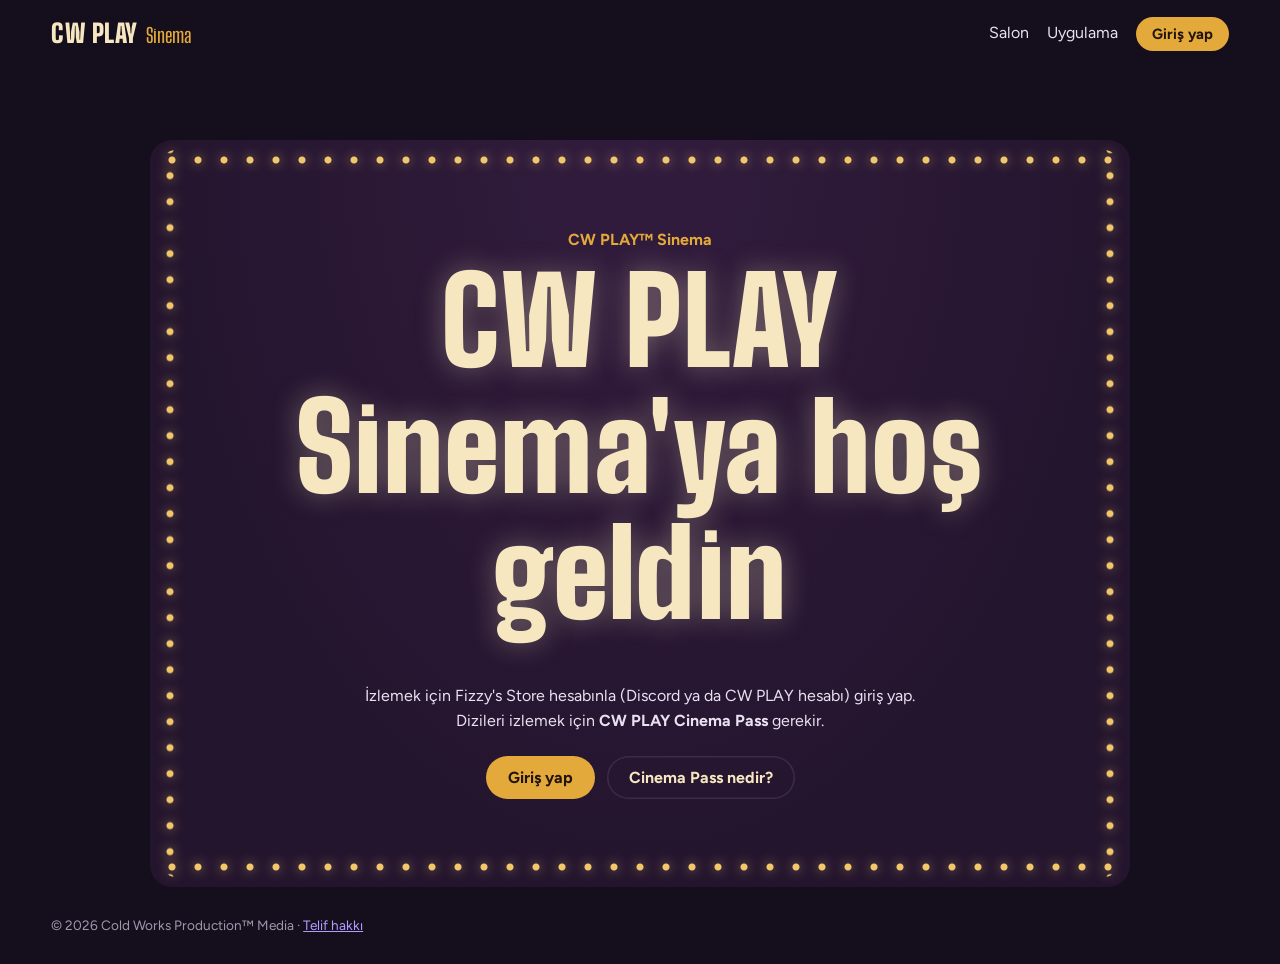
<file: seri.html>
<!doctype html>
<html lang="tr">
<head>
  <meta charset="utf-8">
  <meta name="viewport" content="width=device-width, initial-scale=1">
  <meta name="robots" content="noindex, nofollow">
  <title>CW PLAY Sinema</title>
  <link rel="preconnect" href="https://fonts.googleapis.com">
  <link rel="preconnect" href="https://fonts.gstatic.com" crossorigin>
  <link rel="stylesheet" href="https://fonts.googleapis.com/css2?family=Big+Shoulders+Display:wght@600;800;900&family=Figtree:wght@400;500;700&display=swap">
  <link rel="stylesheet" href="css/style.css">
  <link rel="manifest" href="manifest.json">
  <meta name="theme-color" content="#150f1d">
  <meta name="mobile-web-app-capable" content="yes">
  <meta name="apple-mobile-web-app-capable" content="yes">
  <meta name="apple-mobile-web-app-status-bar-style" content="black">
  <meta name="apple-mobile-web-app-title" content="CW Sinema">
  <link rel="apple-touch-icon" href="ikonlar/apple-touch-icon.png">
  <script>if ("serviceWorker" in navigator) navigator.serviceWorker.register("sw.js").catch(() => {});</script>
  <link rel="icon" href="data:image/svg+xml,%3Csvg xmlns='http://www.w3.org/2000/svg' viewBox='0 0 64 64'%3E%3Ccircle cx='32' cy='32' r='30' fill='%23e3a93b'/%3E%3Cpath d='M26 20 L46 32 L26 44 Z' fill='%23150f1d'/%3E%3C/svg%3E">
  <script src="js/ayarlar.js"></script>
  <script src="js/liste.js"></script>
  <script src="js/app.js" defer></script>
</head>
<body data-sayfa="seri" class="yukleniyor">
  <header class="top">
    <a class="brand" href="index.html"><span class="brand-cw">CW PLAY</span><span class="brand-sub">Sinema</span></a>
    <nav>
      <a href="index.html">Salon</a>
    </nav>
  </header>
  <main id="icerik"><p class="loading">Salon hazırlanıyor…</p></main>
  <footer class="foot">© 2026 Cold Works Production™ Media · <a href="https://cwplaymusic.com/copyright.html">Telif hakkı</a></footer>
</body>
</html>
</file>
<file: css/style.css>
:root{
  --ink:#150f1d; --velvet:#24152e; --velvet-2:#321c3e; --line:#3d2a4a;
  --glow:#f6e7c1; --text:#e9e1f0; --muted:#a196ad;
  --brass:#e3a93b; --brass-2:#f2c66b; --violet:#b39cff; --danger:#ff8a8a;
  --display:"Big Shoulders Display", "Arial Narrow", Impact, sans-serif;
  --body:"Figtree", system-ui, -apple-system, "Segoe UI", sans-serif;
  --pad:clamp(16px, 4vw, 56px);
}
*{box-sizing:border-box}
html{color-scheme:dark}
body{margin:0;min-height:100vh;display:flex;flex-direction:column;background:var(--ink);color:var(--text);font:16px/1.55 var(--body)}
main{flex:1}
a{color:var(--violet)}
a:focus-visible,button:focus-visible,input:focus-visible,select:focus-visible,textarea:focus-visible{outline:2px solid var(--brass-2);outline-offset:3px}
img{max-width:100%;display:block}
h1,h2{font-family:var(--display);font-weight:800;color:var(--glow);line-height:1.05;margin:0 0 .4em;letter-spacing:.01em}
h2{font-size:1.7rem}
.muted{color:var(--muted)}
code{font-size:.9em;background:var(--velvet-2);padding:.1em .35em;border-radius:4px}
.skip{position:absolute;left:-999px}.skip:focus{left:12px;top:12px;background:var(--brass);color:var(--ink);padding:8px 12px;z-index:20}

/* üst bar */
.top{position:sticky;top:0;z-index:10;display:flex;align-items:center;justify-content:space-between;gap:16px;padding:14px var(--pad);background:linear-gradient(var(--ink) 40%, rgba(21,15,29,.0))}
.brand{display:flex;align-items:baseline;gap:8px;text-decoration:none;color:var(--glow)}
.brand-cw{font-family:var(--display);font-weight:900;font-size:1.6rem;letter-spacing:.02em}
.brand-sub{font-family:var(--display);font-weight:600;font-size:1.25rem;color:var(--brass)}
.top nav{display:flex;align-items:center;gap:18px;flex-wrap:wrap}
.top nav a:not(.btn){color:var(--text);text-decoration:none}
.top nav a:not(.btn):hover{color:var(--glow)}
.top nav form{margin:0}
.navbtn{background:none;border:0;color:var(--muted);font:inherit;cursor:pointer;padding:0}
.navbtn:hover{color:var(--glow);text-decoration:underline}

/* butonlar */
.btn{display:inline-flex;align-items:center;justify-content:center;gap:8px;padding:12px 22px;border-radius:999px;border:0;background:var(--brass);color:#22140a;font:700 1rem var(--body);text-decoration:none;cursor:pointer;transition:background .15s}
.btn:hover{background:var(--brass-2)}
.btn-ghost{background:transparent;color:var(--glow);box-shadow:inset 0 0 0 1.5px var(--line)}
.btn-ghost:hover{background:var(--velvet-2)}
.btn-small{padding:8px 16px;font-size:.92rem}
.actions{display:flex;align-items:center;gap:12px;flex-wrap:wrap;margin-top:22px}

.flashes{padding:0 var(--pad)}
.flash{margin:8px 0;padding:12px 16px;border-radius:10px;background:var(--velvet-2);border-left:4px solid var(--violet)}
.flash-error{border-color:var(--danger)}
.flash-ok{border-color:var(--brass)}

/* giriş sayfası: marquee */
.marquee{position:relative;margin:clamp(24px,6vw,72px) auto 0;max-width:980px;padding:clamp(40px,7vw,88px) var(--pad);text-align:center;background:radial-gradient(ellipse at 50% 0%, var(--velvet-2), var(--velvet) 70%);border-radius:22px}
.marquee-lights{position:absolute;inset:10px;border-radius:16px;pointer-events:none;
  background:
   radial-gradient(circle,var(--brass-2) 0 3px,transparent 4px) top/26px 20px repeat-x,
   radial-gradient(circle,var(--brass-2) 0 3px,transparent 4px) bottom/26px 20px repeat-x,
   radial-gradient(circle,var(--brass-2) 0 3px,transparent 4px) left/20px 26px repeat-y,
   radial-gradient(circle,var(--brass-2) 0 3px,transparent 4px) right/20px 26px repeat-y;
  filter:drop-shadow(0 0 6px rgba(242,198,107,.7));animation:bulbs 2.4s steps(2) infinite}
@keyframes bulbs{50%{opacity:.55}}
.marquee-kicker{color:var(--brass);font-weight:700;margin:0 0 6px}
.marquee-title{font-size:clamp(3.2rem,11vw,7.5rem);font-weight:900;text-shadow:0 0 28px rgba(246,231,193,.35)}
.marquee-text{max-width:56ch;margin:0 auto;color:var(--text)}
.marquee .actions{justify-content:center}
.how{display:grid;grid-template-columns:repeat(auto-fit,minmax(220px,1fr));gap:28px;max-width:980px;margin:48px auto;padding:0 var(--pad)}
.how h2{font-size:1.45rem}
.how p{margin:0;color:var(--muted)}

/* kimlik formları */
.auth{max-width:420px;margin:clamp(32px,8vw,96px) auto;padding:0 var(--pad)}
.auth h1{font-size:3rem}
.form{display:grid;gap:16px;margin:18px 0}
.form label{display:grid;gap:6px;font-weight:500;font-size:.95rem}
input,select,textarea{width:100%;padding:12px 14px;border-radius:10px;border:1.5px solid var(--line);background:var(--velvet);color:var(--text);font:inherit}
input:focus,select:focus,textarea:focus{border-color:var(--brass)}

/* hero */
.hero{position:relative;min-height:min(70vh,620px);display:flex;align-items:flex-end;padding:0 var(--pad) 48px;margin-top:-70px;overflow:hidden}
.hero-series{min-height:min(60vh,520px)}
.hero-bg{position:absolute;inset:0;width:100%;height:100%;object-fit:cover;z-index:0}
.hero-bg-blur{filter:blur(28px) saturate(1.2);transform:scale(1.15);opacity:.6}
.hero::after{content:"";position:absolute;inset:0;z-index:1;background:linear-gradient(to top,var(--ink) 4%,rgba(21,15,29,.75) 40%,rgba(21,15,29,.2)),linear-gradient(to right,rgba(21,15,29,.85),transparent 70%)}
.hero-body{position:relative;z-index:2;max-width:640px;padding-top:120px}
.hero-title{font-size:clamp(3rem,9vw,6.5rem);font-weight:900}
.hero-text{max-width:60ch}
.meta{display:flex;flex-wrap:wrap;gap:14px;color:var(--muted);margin:0 0 10px}
.age{border:1px solid var(--muted);padding:0 6px;border-radius:4px}

/* satırlar */
.row{padding:12px var(--pad) 28px}
.rail{display:flex;gap:16px;overflow-x:auto;scroll-snap-type:x proximity;padding:4px 2px 14px;scrollbar-color:var(--line) transparent}
.poster{position:relative;flex:0 0 clamp(140px,17vw,200px);aspect-ratio:2/3;border-radius:12px;overflow:hidden;background:var(--velvet-2);scroll-snap-align:start;text-decoration:none;color:var(--text)}
.poster img{width:100%;height:100%;object-fit:cover;transition:transform .25s}
.poster:hover img{transform:scale(1.04)}
.poster-type{position:absolute;inset:0;display:flex;align-items:center;justify-content:center;padding:14px;text-align:center;font:900 1.9rem/1 var(--display);color:var(--glow);background:linear-gradient(160deg,var(--velvet-2),var(--velvet))}
.poster-cap{position:absolute;left:0;right:0;bottom:0;padding:30px 12px 10px;background:linear-gradient(transparent,rgba(21,15,29,.95));display:grid}
.poster-cap small{color:var(--muted)}
.lock{position:absolute;top:10px;left:10px;background:rgba(21,15,29,.85);color:var(--brass-2);font-size:.78rem;font-weight:700;padding:3px 9px;border-radius:999px}
.cont{flex:0 0 clamp(220px,26vw,300px);display:grid;gap:2px;text-decoration:none;color:var(--text);scroll-snap-align:start}
.cont-img{aspect-ratio:16/9;border-radius:10px;overflow:hidden;background:linear-gradient(160deg,var(--velvet-2),var(--velvet))}
.cont-img img{width:100%;height:100%;object-fit:cover}
.cont small{color:var(--muted)}
.bar{display:block;height:4px;background:var(--line);border-radius:2px;overflow:hidden;margin:6px 0}
.bar i{display:block;height:100%;width:0;background:var(--brass)}
.empty{max-width:640px;margin:96px auto;padding:0 var(--pad);text-align:center}

/* bölümler */
.episodes{padding:8px var(--pad) 32px;max-width:1100px}
.ep-list{list-style:none;margin:0;padding:0;display:grid;gap:4px}
.ep{display:grid;grid-template-columns:44px 160px 1fr;align-items:center;gap:16px;padding:10px;border-radius:12px;text-decoration:none;color:var(--text)}
.ep:hover{background:var(--velvet)}
.ep-num{font:800 1.8rem var(--display);color:var(--muted);text-align:center}
.ep-img{aspect-ratio:16/9;border-radius:8px;overflow:hidden;background:linear-gradient(160deg,var(--velvet-2),var(--velvet))}
.ep-img img{width:100%;height:100%;object-fit:cover}
.ep-title{font-weight:500}
.ep-locked{opacity:.55}
.ep-list-compact .ep{grid-template-columns:36px 1fr;padding:8px 10px}
.ep-current{background:var(--velvet-2)}
.ep-current .ep-num{color:var(--brass)}

/* izleme */
.theater{background:#07050a}
.theater .top{background:linear-gradient(#07050a 40%,transparent)}
.screen{max-width:1200px;margin:0 auto;padding:8px var(--pad) 40px}
.player{position:relative;background:#000;border-radius:14px;overflow:hidden;aspect-ratio:16/9;box-shadow:0 0 120px rgba(179,156,255,.12)}
.player video{width:100%;height:100%;display:block;background:#000}
.player:fullscreen{border-radius:0;aspect-ratio:auto}
.wm{position:absolute;top:8%;left:6%;font-weight:700;font-size:.9rem;color:rgba(255,255,255,.22);pointer-events:none;user-select:none;transition:top 2s,left 2s;text-shadow:0 0 2px rgba(0,0,0,.4)}
.fs{position:absolute;top:12px;right:12px;background:rgba(7,5,10,.7);color:var(--glow);border:0;border-radius:999px;padding:6px 12px;font:600 .85rem var(--body);cursor:pointer;opacity:0;transition:opacity .2s}
.player:hover .fs,.fs:focus-visible{opacity:1}
.next-up{position:absolute;right:24px;bottom:72px;max-width:340px;background:rgba(21,15,29,.94);border-radius:14px;padding:18px 20px}
.next-up p{margin:0 0 4px}
.next-up .actions{margin-top:12px}
.now{display:flex;justify-content:space-between;align-items:flex-end;gap:16px;flex-wrap:wrap;margin:22px 0 14px}
.now h1{font-size:clamp(1.8rem,4vw,2.8rem);margin:2px 0 0}
.now a.muted{text-decoration:none}

/* gişe / bilet */
.box-office{display:grid;grid-template-columns:minmax(0,1.6fr) minmax(0,1fr);gap:32px;align-items:start;padding:32px var(--pad) 8px;max-width:1200px}
.ticket{display:grid;grid-template-columns:1fr 120px;background:var(--glow);color:#2a1a10;border-radius:18px;position:relative;
  -webkit-mask:radial-gradient(circle 14px at calc(100% - 120px) 0,#0000 98%,#000) top/100% 51% no-repeat,radial-gradient(circle 14px at calc(100% - 120px) 100%,#0000 98%,#000) bottom/100% 51% no-repeat;
  mask:radial-gradient(circle 14px at calc(100% - 120px) 0,#0000 98%,#000) top/100% 51% no-repeat,radial-gradient(circle 14px at calc(100% - 120px) 100%,#0000 98%,#000) bottom/100% 51% no-repeat}
.ticket-main{padding:30px 32px;display:grid;gap:14px}
.ticket h1{color:#2a1a10;font-size:clamp(2.2rem,5vw,3.2rem);margin:0}
.ticket .muted{color:#6b5848;margin:0}
.code-label{display:grid;gap:6px;font-weight:700;font-size:.9rem}
.code{font:800 clamp(1.4rem,3.4vw,2rem) var(--display);letter-spacing:.08em;text-transform:uppercase;background:#fffaf0;color:#2a1a10;border:2px dashed #c9a97a;text-align:center}
.code:focus{border-color:#2a1a10}
.ticket .btn{justify-self:start;background:#2a1a10;color:var(--glow)}
.ticket .btn:hover{background:#4a2f1d}
.ticket-stub{border-left:3px dashed #c9a97a;display:flex;flex-direction:column;align-items:center;justify-content:center;gap:2px;font-family:var(--display);color:#6b5848}
.ticket-stub b{font-size:4rem;line-height:1;color:#2a1a10}
.buy{padding:8px 0}
.passes{list-style:none;padding:0;margin:0;display:flex;flex-wrap:wrap;gap:14px}
.pass{display:grid;gap:2px;min-width:220px;padding:16px 20px;border-radius:14px;background:var(--velvet);border-left:6px solid var(--brass)}
.pass b{font-family:var(--display);font-size:1.4rem;color:var(--glow)}
.pass small{color:var(--muted)}
.pass-old{border-color:var(--line);opacity:.6}

/* yönetim */
.admin{padding:24px var(--pad) 48px;max-width:1200px}
.admin h1{font-size:3rem}
.admin-grid{display:grid;grid-template-columns:repeat(auto-fit,minmax(300px,1fr));gap:24px;margin:20px 0 36px;align-items:start}
.panel{background:var(--velvet);border-radius:16px;padding:22px}
.panel .form{margin:0}
.new-codes textarea{font:600 1.05rem/1.7 ui-monospace,Consolas,monospace;resize:vertical;margin:8px 0 12px}
.warn{color:var(--brass-2);margin:0}
.table-wrap{overflow-x:auto;margin-bottom:36px}
table{width:100%;border-collapse:collapse;font-size:.93rem}
th,td{text-align:left;padding:10px 12px;border-bottom:1px solid var(--line);white-space:nowrap}
th{color:var(--muted);font-weight:500}
td form{margin:0}

.foot{padding:28px var(--pad);color:var(--muted);font-size:.85rem}

@media (max-width:760px){
  .box-office{grid-template-columns:1fr}
  .ticket{grid-template-columns:1fr;-webkit-mask:none;mask:none}
  .ticket-stub{display:none}
  .ep{grid-template-columns:32px 110px 1fr;gap:10px}
  .top nav{gap:12px;font-size:.92rem}
  .fs{opacity:1}
}
@media (prefers-reduced-motion:reduce){
  .marquee-lights{animation:none}
  *{transition:none!important}
}

/* ---- statik sürüm ekleri ---- */
.loading{padding:120px var(--pad);text-align:center;color:var(--muted)}
.muted-dark{color:#6b5848;margin:0}
.ticket-form{grid-template-columns:1fr;-webkit-mask:none;mask:none;max-width:760px}
.box-office{grid-template-columns:1fr;justify-items:start}
.form-error{margin:0;padding:10px 14px;border-radius:10px;background:#ffe1dc;color:#7a1d12;font-weight:600}
.mt{margin-top:22px}

/* koltuk planı */
.screen-label{margin:6px auto 0;width:80%;text-align:center;font:700 .85rem var(--body);color:#6b5848;padding-bottom:6px;border-bottom:4px solid #2a1a10;border-radius:0 0 50% 50%/0 0 12px 12px}
.seats{display:grid;gap:6px;justify-content:center;margin:14px 0 2px;overflow-x:auto;padding-bottom:4px}
.seat-row{display:flex;align-items:center;gap:5px}
.seat-label{width:16px;font:800 .95rem var(--display);color:#6b5848;text-align:center}
.aisle{width:14px}
.seat{width:26px;height:22px;border:0;border-radius:7px 7px 3px 3px;background:#d9c39b;cursor:pointer;padding:0;transition:background .12s,transform .12s}
.seat:hover{background:#c49a55}
.seat[aria-pressed="true"]{background:#2a1a10;transform:translateY(-2px)}

/* basılı bilet */
.printed-wrap{display:grid;gap:18px;justify-items:start;width:100%;max-width:760px}
.printed{display:grid;grid-template-columns:1fr 120px;width:100%;background:var(--glow);color:#2a1a10;border-radius:18px;
  -webkit-mask:radial-gradient(circle 14px at calc(100% - 120px) 0,#0000 98%,#000) top/100% 51% no-repeat,radial-gradient(circle 14px at calc(100% - 120px) 100%,#0000 98%,#000) bottom/100% 51% no-repeat;
  mask:radial-gradient(circle 14px at calc(100% - 120px) 0,#0000 98%,#000) top/100% 51% no-repeat,radial-gradient(circle 14px at calc(100% - 120px) 100%,#0000 98%,#000) bottom/100% 51% no-repeat;
  animation:print .5s ease-out}
@keyframes print{from{transform:translateY(-14px);opacity:0}}
.printed-main{padding:28px 32px}
.printed h2{color:#2a1a10;font-size:clamp(2rem,5vw,3rem);margin:4px 0 14px}
.printed dl{display:flex;flex-wrap:wrap;gap:28px;margin:0}
.printed dt{font-size:.8rem;color:#6b5848}
.printed dd{margin:0;font:800 1.5rem var(--display)}
@media (max-width:760px){
  .printed{grid-template-columns:1fr;-webkit-mask:none;mask:none}
  .printed .ticket-stub{display:none}
  .seat{width:20px;height:18px}
}
@media (prefers-reduced-motion:reduce){.printed{animation:none}}
[hidden]{display:none!important}
.ticket input:not(.code){background:#fffaf0;color:#2a1a10;border-color:#c9a97a}
.ticket-form{width:100%}
.soon{color:var(--brass-2);font-weight:700}
.soon-big{font:800 1.6rem var(--display);color:var(--brass-2);letter-spacing:.02em}
.lock-ok{color:#9be28f}
.printed-wrap .muted{margin:0}
.ticket-form select{width:100%;padding:12px 14px;border-radius:10px;border:1.5px solid #c9a97a;background:#fffaf0;color:#2a1a10;font:inherit}
.ticket-status{max-width:760px}
.now .muted{margin:6px 0 0}

/* "mevcut değil" ekranı */
.yok{min-height:min(62vh,560px);display:flex;flex-direction:column;align-items:center;justify-content:center;text-align:center;padding:48px var(--pad)}
.yok h1{font-size:clamp(2.2rem,6vw,3.8rem);margin:22px 0 10px}
.yok p{max-width:52ch;margin:0;font-size:1.05rem}
.yok p b{color:var(--glow)}
.yok .actions{justify-content:center}
.yok-ikon{position:relative;width:104px;height:104px;border-radius:50%;border:4px solid var(--line);display:grid;place-items:center}
.yok-ikon span{width:0;height:0;border-top:22px solid transparent;border-bottom:22px solid transparent;border-left:34px solid var(--line);margin-left:8px}
.yok-ikon::after{content:"";position:absolute;width:4px;height:128px;background:var(--brass);transform:rotate(45deg);border-radius:2px}
.poster-off img,.poster-off .poster-type{filter:grayscale(1) brightness(.55)}
.lock-off{color:var(--muted)}
.off-tag{color:var(--muted);font-weight:700}
.off-big{color:var(--muted)}

/* ==========================================
   CW PLAY™ Sinema Başvuru Sayfası Stilleri
   ========================================== */

.form-konteyner {
  max-width: 800px;
  margin: 40px auto;
  padding: 0 20px;
}

.baslik-alani {
  text-align: center;
  margin-bottom: 30px;
}

.baslik-alani h1 {
  font-family: 'Big Shoulders Display', sans-serif;
  font-size: 2.5rem;
  color: #e3a93b;
  margin-bottom: 10px;
}

.baslik-alani p {
  color: #c5b8d0;
  font-size: 0.95rem;
  line-height: 1.5;
}

.basvuru-formu fieldset {
  border: 1px solid rgba(227, 169, 59, 0.2);
  border-radius: 8px;
  padding: 20px;
  margin-bottom: 25px;
  background: rgba(21, 15, 29, 0.6);
}

.basvuru-formu legend {
  font-family: 'Big Shoulders Display', sans-serif;
  color: #e3a93b;
  font-size: 1.3rem;
  padding: 0 10px;
  font-weight: 800;
}

.form-grup {
  margin-bottom: 18px;
  display: flex;
  flex-direction: column;
}

.form-grup label {
  color: #e2daf0;
  font-size: 0.9rem;
  margin-bottom: 6px;
  font-weight: 500;
}

.zorunlu {
  color: #ff5555;
  font-weight: bold;
}

.opsiyonel {
  color: #8a7b9a;
  font-size: 0.8rem;
}

.form-grup input[type="text"],
.form-grup input[type="email"],
.form-grup input[type="url"],
.form-grup select,
.form-grup textarea {
  background: #0d0913;
  border: 1px solid rgba(227, 169, 59, 0.3);
  border-radius: 6px;
  padding: 12px;
  color: #ffffff;
  font-family: 'Figtree', sans-serif;
  font-size: 0.95rem;
  outline: none;
  transition: border-color 0.2s;
}

.form-grup input:focus,
.form-grup select:focus,
.form-grup textarea:focus {
  border-color: #e3a93b;
}

.onay-kutusu {
  display: flex;
  align-items: flex-start;
  gap: 12px;
  margin-bottom: 15px;
}

.onay-kutusu input[type="checkbox"] {
  margin-top: 4px;
  accent-color: #e3a93b;
  width: 18px;
  height: 18px;
  cursor: pointer;
}

.onay-kutusu label {
  color: #c5b8d0;
  font-size: 0.85rem;
  line-height: 1.4;
  cursor: pointer;
}

.gonder-buton {
  width: 100%;
  background: #e3a93b;
  color: #150f1d;
  font-family: 'Big Shoulders Display', sans-serif;
  font-size: 1.5rem;
  font-weight: 800;
  padding: 14px;
  border: none;
  border-radius: 6px;
  cursor: pointer;
  transition: background 0.2s, transform 0.1s;
}

.gonder-buton:hover {
  background: #f5bd53;
  transform: translateY(-2px);
}

.top nav a.active {
  color: #e3a93b;
  border-bottom: 2px solid #e3a93b;
}
</file>
